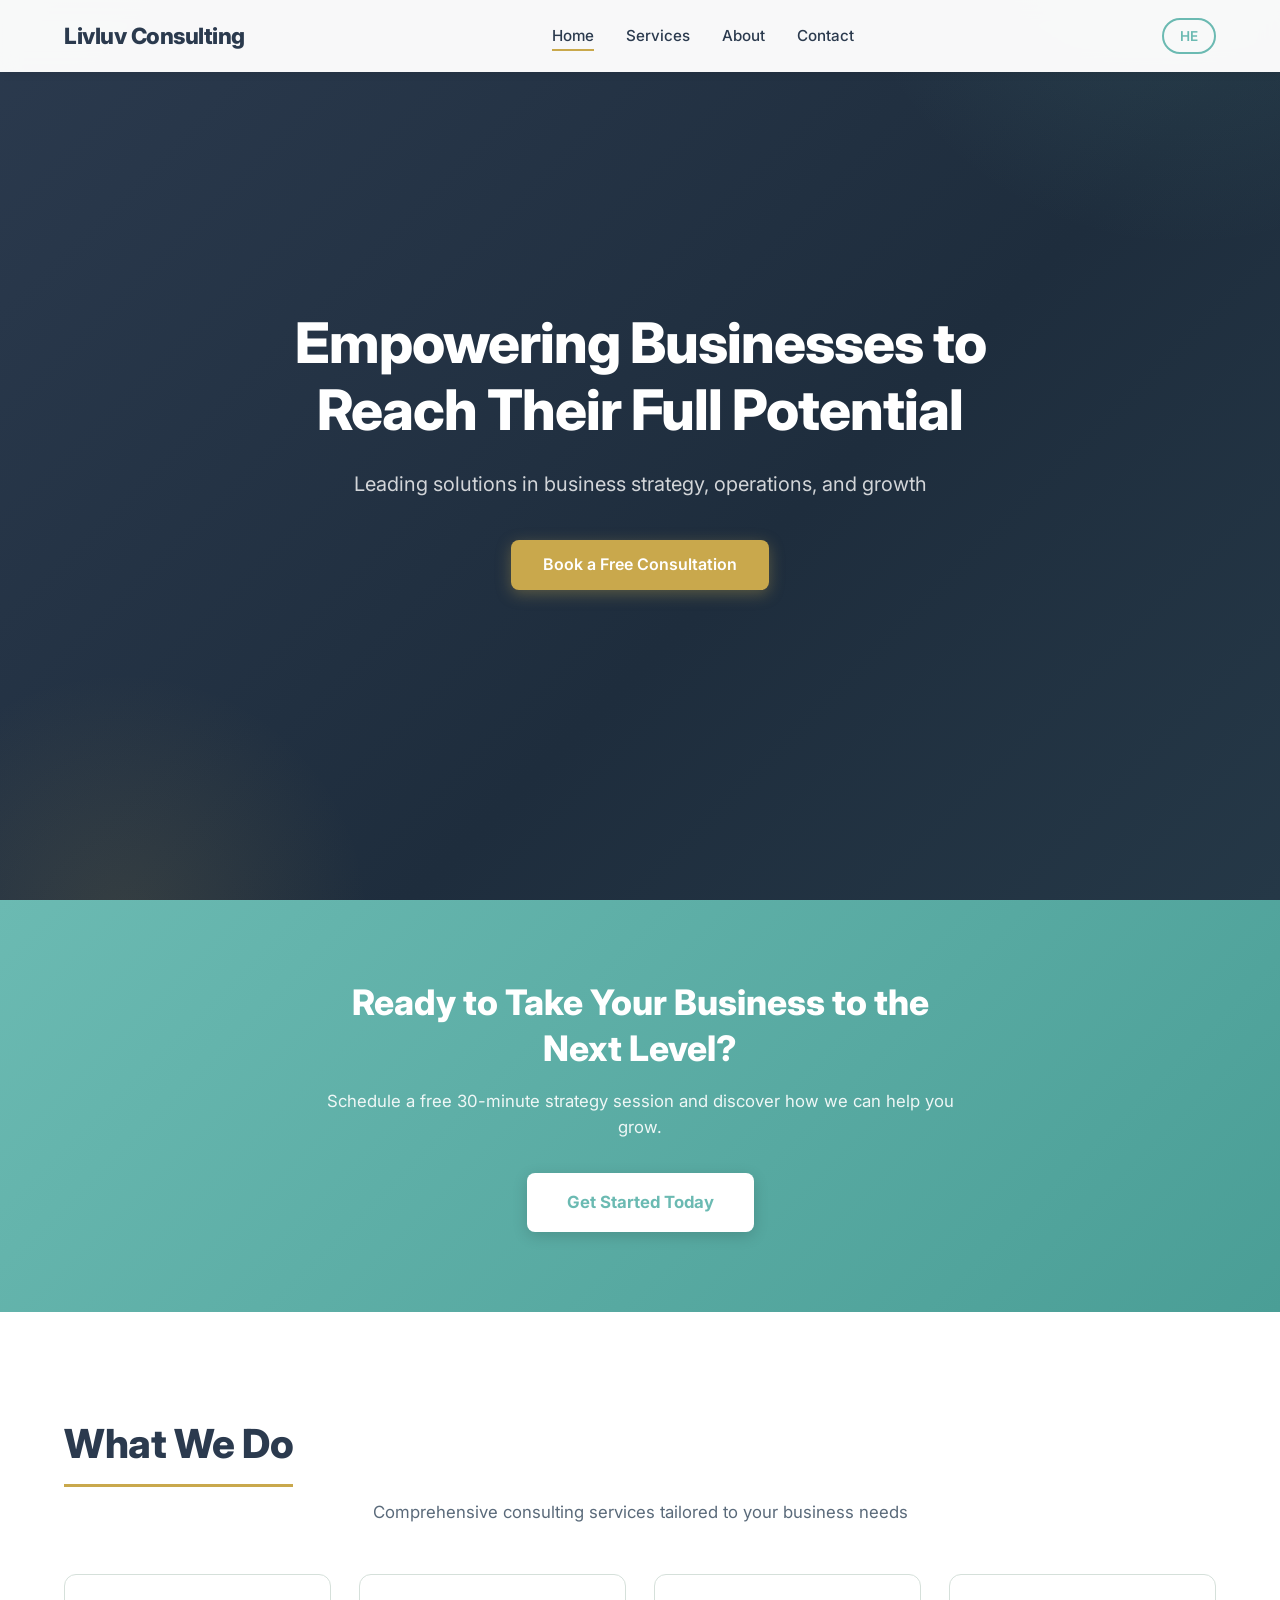
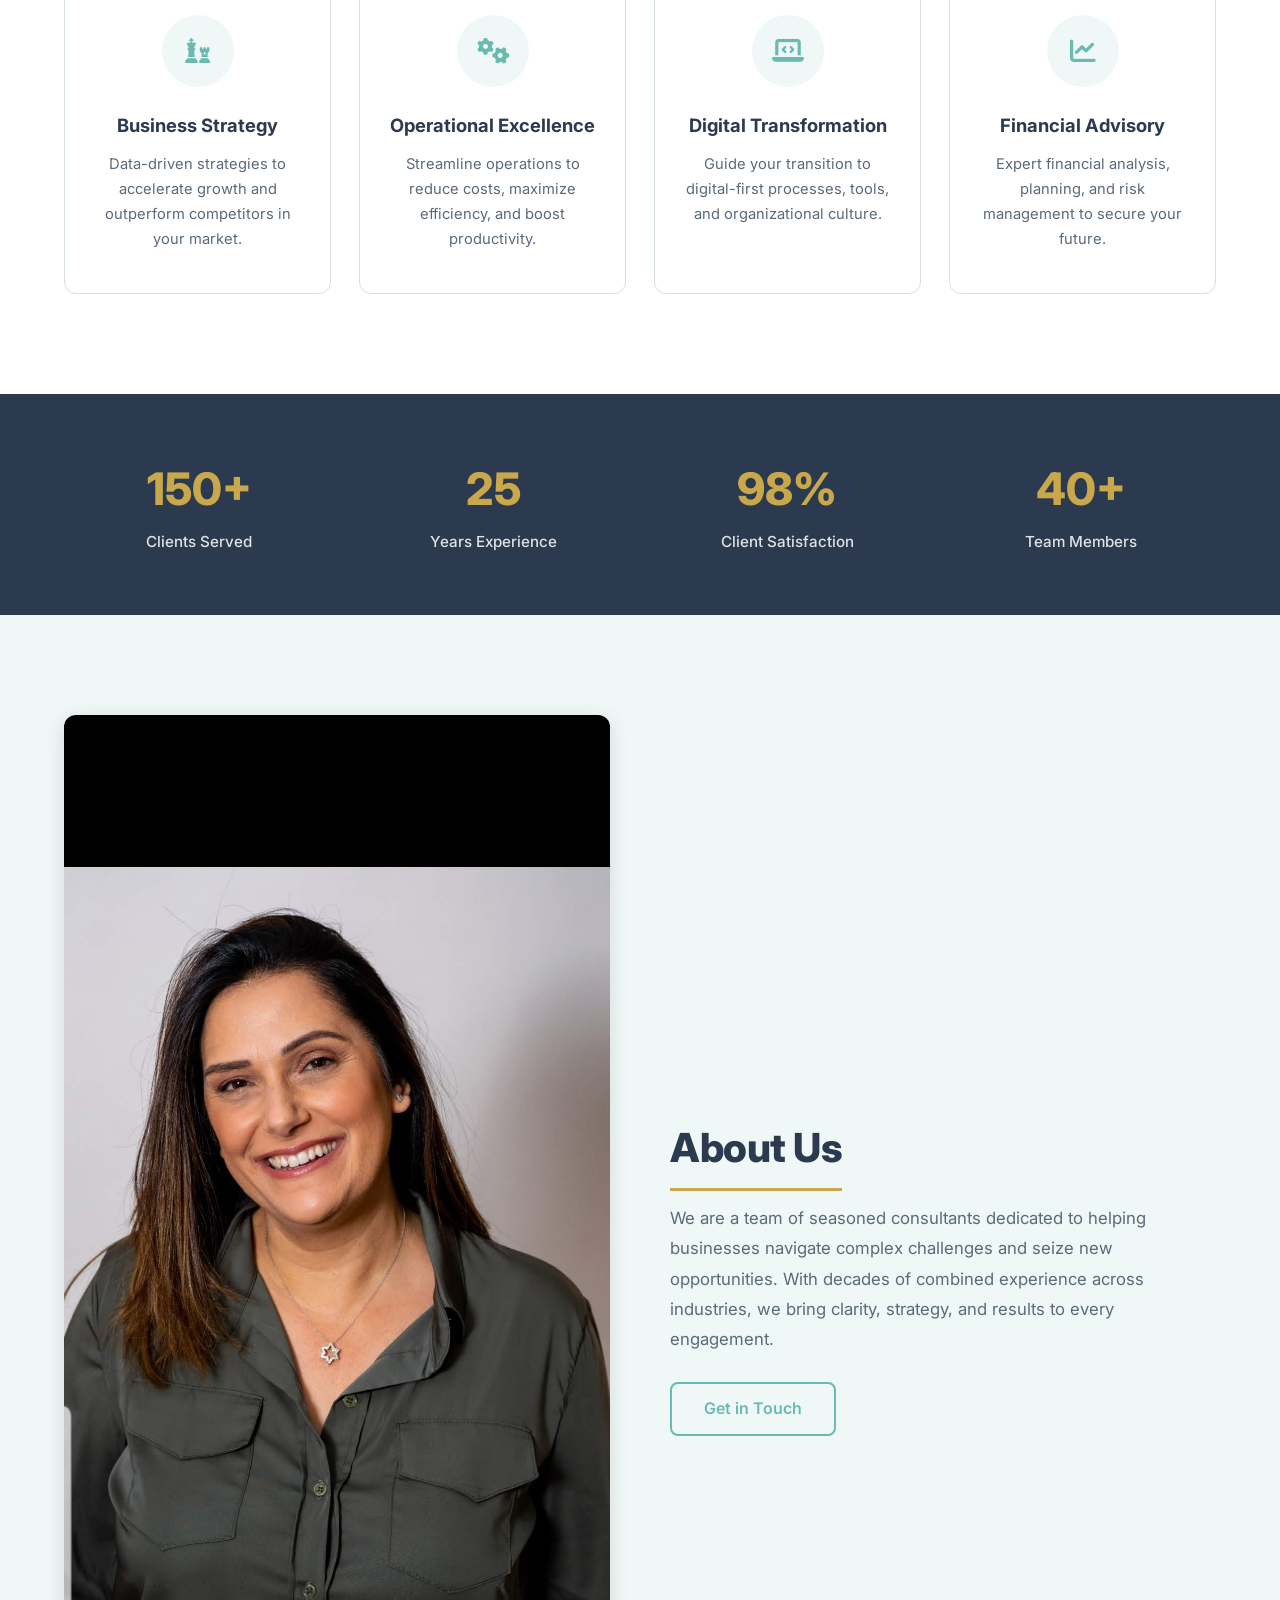
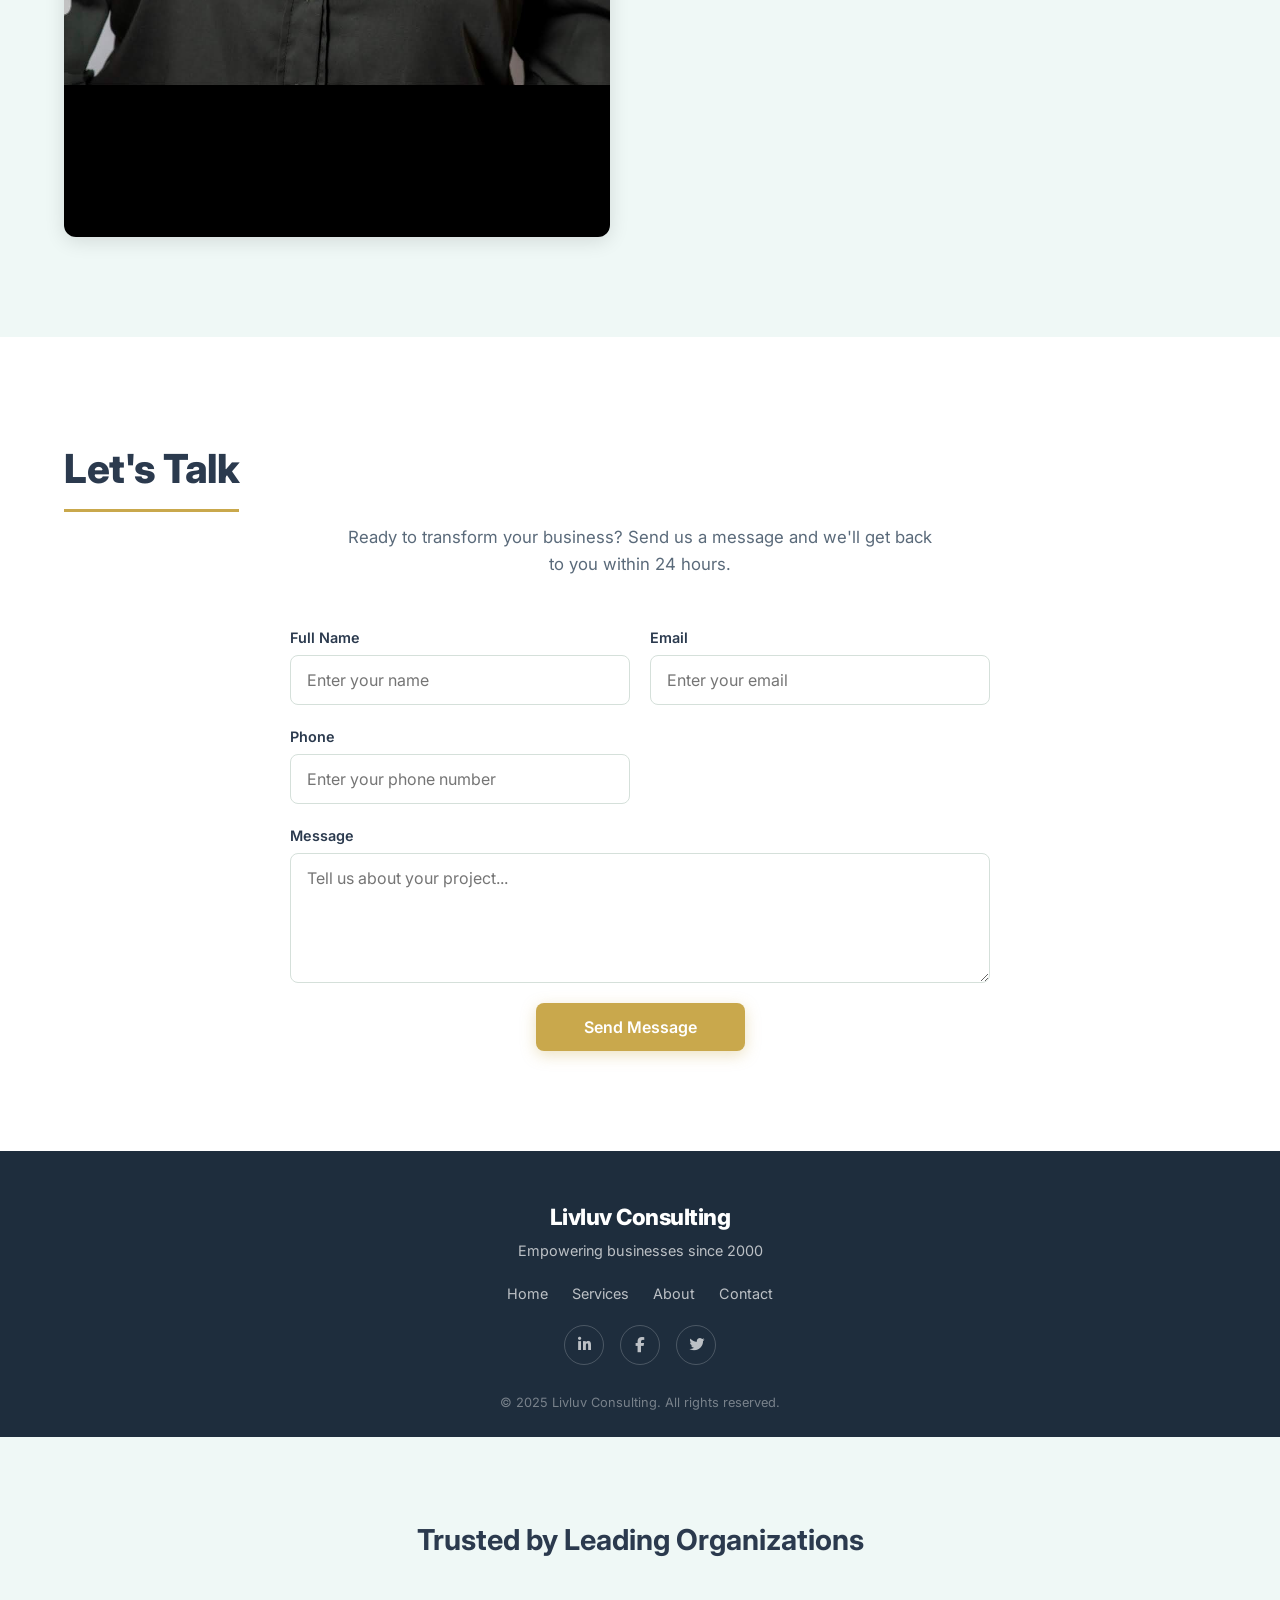
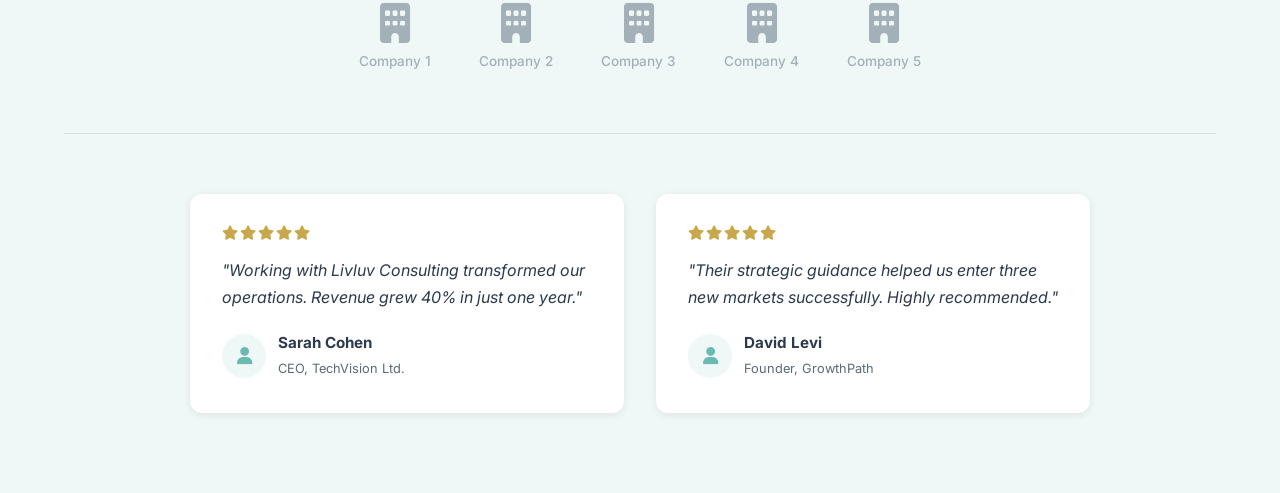
<file: index.html>
<!DOCTYPE html>
<html lang="en" dir="ltr">
<head>
    <meta charset="UTF-8">
    <meta name="viewport" content="width=device-width, initial-scale=1.0">
    <title>Livluv Consulting — Business & Strategy Consulting</title>
    <meta name="description" content="Empowering businesses to reach their full potential through expert strategy, operations, and digital transformation consulting.">

    <!-- Fonts -->
    <link rel="preconnect" href="https://fonts.googleapis.com">
    <link rel="preconnect" href="https://fonts.gstatic.com" crossorigin>
    <link href="https://fonts.googleapis.com/css2?family=Inter:wght@400;500;600;700;800&family=Heebo:wght@400;500;600;700;800&display=swap" rel="stylesheet">

    <!-- Font Awesome Icons -->
    <link rel="stylesheet" href="https://cdnjs.cloudflare.com/ajax/libs/font-awesome/6.5.1/css/all.min.css">

    <!-- Stylesheet -->
    <link rel="stylesheet" href="css/style.css">
</head>
<body>

    <!-- ========== NAVBAR ========== -->
    <nav class="navbar" id="navbar">
        <div class="container navbar__inner">
            <a href="#" class="navbar__logo">
                <span class="logo-text" data-en="Livluv Consulting" data-he="ליבלוב ייעוץ ארגוני">Livluv Consulting</span>
            </a>

            <button class="navbar__toggle" id="navToggle" aria-label="Toggle menu">
                <i class="fas fa-bars"></i>
            </button>

            <ul class="navbar__menu" id="navMenu">
                <li><a href="#hero" class="navbar__link active" data-en="Home" data-he="בית">Home</a></li>
                <li><a href="services.html" class="navbar__link" data-en="Services" data-he="שירותים">Services</a></li>
                <li><a href="about.html" class="navbar__link" data-en="About" data-he="אודות">About</a></li>
                <li><a href="contact.html" class="navbar__link" data-en="Contact" data-he="צור קשר">Contact</a></li>
            </ul>

            <button class="lang-toggle" id="langToggle" aria-label="Switch language">
                <span class="lang-toggle__label">HE</span>
            </button>
        </div>
    </nav>

    <!-- ========== HERO SECTION ========== -->
    <section class="hero" id="hero">
        <div class="hero__overlay"></div>
        <div class="container hero__content">
            <h1 class="hero__title" data-en="Empowering Businesses to Reach Their Full Potential" data-he="מעצימים עסקים להגיע למלוא הפוטנציאל">
                Empowering Businesses to Reach Their Full Potential
            </h1>
            <p class="hero__subtitle" data-en="Leading solutions in business strategy, operations, and growth" data-he="פתרונות מובילים באסטרטגיה עסקית, תפעול וצמיחה">
                Leading solutions in business strategy, operations, and growth
            </p>
            <a href="contact.html" class="btn btn--primary hero__cta" data-en="Book a Free Consultation" data-he="קבעו ייעוץ חינם">
                Book a Free Consultation
            </a>
        </div>
    </section>

    <!-- ========== CTA BANNER ========== -->
    <section class="cta-banner">
        <div class="container cta-banner__inner">
            <h2 class="cta-banner__title" data-en="Ready to Take Your Business to the Next Level?" data-he="מוכנים לקחת את העסק שלכם לשלב הבא?">
                Ready to Take Your Business to the Next Level?
            </h2>
            <p class="cta-banner__text" data-en="Schedule a free 30-minute strategy session and discover how we can help you grow." data-he="קבעו פגישת אסטרטגיה חינמית של 30 דקות וגלו איך נוכל לעזור לכם לצמוח.">
                Schedule a free 30-minute strategy session and discover how we can help you grow.
            </p>
            <a href="contact.html" class="btn btn--cta" data-en="Get Started Today" data-he="התחילו היום">
                Get Started Today
            </a>
        </div>
    </section>

    <!-- ========== SERVICES SECTION ========== -->
    <section class="services" id="services">
        <div class="container">
            <h2 class="section__title" data-en="What We Do" data-he="מה אנחנו עושים">What We Do</h2>
            <p class="section__subtitle" data-en="Comprehensive consulting services tailored to your business needs" data-he="שירותי ייעוץ מקיפים המותאמים לצרכי העסק שלך">
                Comprehensive consulting services tailored to your business needs
            </p>

            <div class="services__grid">
                <!-- Service 1 -->
                <div class="service-card">
                    <div class="service-card__icon">
                        <i class="fas fa-chess"></i>
                    </div>
                    <h3 class="service-card__title" data-en="Business Strategy" data-he="אסטרטגיה עסקית">Business Strategy</h3>
                    <p class="service-card__desc" data-en="Data-driven strategies to accelerate growth and outperform competitors in your market." data-he="אסטרטגיות מבוססות נתונים להאצת צמיחה והתעלות על המתחרים בשוק שלך.">
                        Data-driven strategies to accelerate growth and outperform competitors in your market.
                    </p>
                </div>

                <!-- Service 2 -->
                <div class="service-card">
                    <div class="service-card__icon">
                        <i class="fas fa-cogs"></i>
                    </div>
                    <h3 class="service-card__title" data-en="Operational Excellence" data-he="מצוינות תפעולית">Operational Excellence</h3>
                    <p class="service-card__desc" data-en="Streamline operations to reduce costs, maximize efficiency, and boost productivity." data-he="ייעול תפעול לצמצום עלויות, מיקסום יעילות והגברת פרודוקטיביות.">
                        Streamline operations to reduce costs, maximize efficiency, and boost productivity.
                    </p>
                </div>

                <!-- Service 3 -->
                <div class="service-card">
                    <div class="service-card__icon">
                        <i class="fas fa-laptop-code"></i>
                    </div>
                    <h3 class="service-card__title" data-en="Digital Transformation" data-he="טרנספורמציה דיגיטלית">Digital Transformation</h3>
                    <p class="service-card__desc" data-en="Guide your transition to digital-first processes, tools, and organizational culture." data-he="הובלת המעבר שלך לתהליכים, כלים ותרבות ארגונית דיגיטלית.">
                        Guide your transition to digital-first processes, tools, and organizational culture.
                    </p>
                </div>

                <!-- Service 4 -->
                <div class="service-card">
                    <div class="service-card__icon">
                        <i class="fas fa-chart-line"></i>
                    </div>
                    <h3 class="service-card__title" data-en="Financial Advisory" data-he="ייעוץ פיננסי">Financial Advisory</h3>
                    <p class="service-card__desc" data-en="Expert financial analysis, planning, and risk management to secure your future." data-he="ניתוח פיננסי מומחה, תכנון וניהול סיכונים להבטחת העתיד שלך.">
                        Expert financial analysis, planning, and risk management to secure your future.
                    </p>
                </div>
            </div>
        </div>
    </section>

    <!-- ========== STATS BAR ========== -->
    <section class="stats">
        <div class="container stats__grid">
            <div class="stat">
                <span class="stat__number">150+</span>
                <span class="stat__label" data-en="Clients Served" data-he="לקוחות שירתנו">Clients Served</span>
            </div>
            <div class="stat">
                <span class="stat__number">25</span>
                <span class="stat__label" data-en="Years Experience" data-he="שנות ניסיון">Years Experience</span>
            </div>
            <div class="stat">
                <span class="stat__number">98%</span>
                <span class="stat__label" data-en="Client Satisfaction" data-he="שביעות רצון לקוחות">Client Satisfaction</span>
            </div>
            <div class="stat">
                <span class="stat__number">40+</span>
                <span class="stat__label" data-en="Team Members" data-he="חברי צוות">Team Members</span>
            </div>
        </div>
    </section>

    <!-- ========== ABOUT SECTION ========== -->
    <section class="about" id="about">
        <div class="container about__inner">
            <div class="about__image">
                <img src="images/profile.jpg" alt="Livluv Consulting founder" class="about__photo">
            </div>
            <div class="about__content">
                <h2 class="section__title section__title--left" data-en="About Us" data-he="אודותינו">About Us</h2>
                <p class="about__text" data-en="We are a team of seasoned consultants dedicated to helping businesses navigate complex challenges and seize new opportunities. With decades of combined experience across industries, we bring clarity, strategy, and results to every engagement." data-he="אנחנו צוות של יועצים מנוסים המחויבים לעזור לעסקים לנווט באתגרים מורכבים ולנצל הזדמנויות חדשות. עם עשרות שנות ניסיון משולב בתעשיות שונות, אנו מביאים בהירות, אסטרטגיה ותוצאות לכל פרויקט.">
                    We are a team of seasoned consultants dedicated to helping businesses navigate complex challenges and seize new opportunities. With decades of combined experience across industries, we bring clarity, strategy, and results to every engagement.
                </p>
                <a href="contact.html" class="btn btn--outline" data-en="Get in Touch" data-he="צרו קשר">Get in Touch</a>
            </div>
        </div>
    </section>

    <!-- ========== CONTACT SECTION ========== -->
    <section class="contact" id="contact">
        <div class="container">
            <h2 class="section__title" data-en="Let's Talk" data-he="בואו נדבר">Let's Talk</h2>
            <p class="section__subtitle" data-en="Ready to transform your business? Send us a message and we'll get back to you within 24 hours." data-he="מוכנים לשנות את העסק שלכם? שלחו לנו הודעה ונחזור אליכם תוך 24 שעות.">
                Ready to transform your business? Send us a message and we'll get back to you within 24 hours.
            </p>

            <form class="contact__form" id="contactForm" action="https://formspree.io/f/xgopaqqo" method="POST">
                <div class="form-group">
                    <label for="name" data-en="Full Name" data-he="שם מלא">Full Name</label>
                    <input type="text" id="name" name="name" required
                        data-placeholder-en="Enter your name"
                        data-placeholder-he="הזינו את שמכם"
                        placeholder="Enter your name">
                </div>
                <div class="form-group">
                    <label for="email" data-en="Email" data-he="אימייל">Email</label>
                    <input type="email" id="email" name="email" required
                        data-placeholder-en="Enter your email"
                        data-placeholder-he="הזינו את האימייל שלכם"
                        placeholder="Enter your email">
                </div>
                <div class="form-group">
                    <label for="phone" data-en="Phone" data-he="טלפון">Phone</label>
                    <input type="tel" id="phone" name="phone"
                        data-placeholder-en="Enter your phone number"
                        data-placeholder-he="הזינו את מספר הטלפון שלכם"
                        placeholder="Enter your phone number">
                </div>
                <div class="form-group form-group--full">
                    <label for="message" data-en="Message" data-he="הודעה">Message</label>
                    <textarea id="message" name="message" rows="5" required
                        data-placeholder-en="Tell us about your project..."
                        data-placeholder-he="ספרו לנו על הפרויקט שלכם..."
                        placeholder="Tell us about your project..."></textarea>
                </div>
                <button type="submit" class="btn btn--primary form__submit" data-en="Send Message" data-he="שלחו הודעה">
                    Send Message
                </button>
            </form>
        </div>
    </section>

    <!-- ========== FOOTER ========== -->
    <footer class="footer">
        <div class="container footer__inner">
            <div class="footer__brand">
                <span class="logo-text" data-en="Livluv Consulting" data-he="ליבלוב ייעוץ ארגוני">Livluv Consulting</span>
                <p class="footer__tagline" data-en="Empowering businesses since 2000" data-he="מעצימים עסקים מאז 2000">Empowering businesses since 2000</p>
            </div>
            <div class="footer__links">
                <a href="#hero" data-en="Home" data-he="בית">Home</a>
                <a href="services.html" data-en="Services" data-he="שירותים">Services</a>
                <a href="about.html" data-en="About" data-he="אודות">About</a>
                <a href="contact.html" data-en="Contact" data-he="צור קשר">Contact</a>
            </div>
            <div class="footer__social">
                <a href="#" aria-label="LinkedIn"><i class="fab fa-linkedin-in"></i></a>
                <a href="#" aria-label="Facebook"><i class="fab fa-facebook-f"></i></a>
                <a href="#" aria-label="Twitter"><i class="fab fa-twitter"></i></a>
            </div>
            <p class="footer__copy">&copy; 2025 Livluv Consulting. <span data-en="All rights reserved." data-he="כל הזכויות שמורות.">All rights reserved.</span></p>
        </div>
    </footer>

    <!-- ========== SOCIAL PROOF ========== -->
    <section class="social-proof">
        <div class="container">
            <h2 class="social-proof__title" data-en="Trusted by Leading Organizations" data-he="זוכים לאמון של ארגונים מובילים">
                Trusted by Leading Organizations
            </h2>
            <div class="social-proof__logos">
                <div class="proof-logo">
                    <i class="fas fa-building"></i>
                    <span>Company 1</span>
                </div>
                <div class="proof-logo">
                    <i class="fas fa-building"></i>
                    <span>Company 2</span>
                </div>
                <div class="proof-logo">
                    <i class="fas fa-building"></i>
                    <span>Company 3</span>
                </div>
                <div class="proof-logo">
                    <i class="fas fa-building"></i>
                    <span>Company 4</span>
                </div>
                <div class="proof-logo">
                    <i class="fas fa-building"></i>
                    <span>Company 5</span>
                </div>
            </div>
            <div class="social-proof__testimonials">
                <div class="testimonial">
                    <div class="testimonial__stars">
                        <i class="fas fa-star"></i><i class="fas fa-star"></i><i class="fas fa-star"></i><i class="fas fa-star"></i><i class="fas fa-star"></i>
                    </div>
                    <p class="testimonial__text" data-en="&quot;Working with Livluv Consulting transformed our operations. Revenue grew 40% in just one year.&quot;" data-he="&quot;העבודה עם ליבלוב ייעוץ ארגוני שינתה את התפעול שלנו. ההכנסות גדלו ב-40% בשנה אחת בלבד.&quot;">
                        "Working with Livluv Consulting transformed our operations. Revenue grew 40% in just one year."
                    </p>
                    <div class="testimonial__author">
                        <div class="testimonial__avatar"><i class="fas fa-user"></i></div>
                        <div>
                            <strong class="testimonial__name" data-en="Sarah Cohen" data-he="שרה כהן">Sarah Cohen</strong>
                            <span class="testimonial__role" data-en="CEO, TechVision Ltd." data-he='מנכ"לית, טקוויז׳ן בע"מ'>CEO, TechVision Ltd.</span>
                        </div>
                    </div>
                </div>
                <div class="testimonial">
                    <div class="testimonial__stars">
                        <i class="fas fa-star"></i><i class="fas fa-star"></i><i class="fas fa-star"></i><i class="fas fa-star"></i><i class="fas fa-star"></i>
                    </div>
                    <p class="testimonial__text" data-en="&quot;Their strategic guidance helped us enter three new markets successfully. Highly recommended.&quot;" data-he="&quot;ההכוונה האסטרטגית שלהם עזרה לנו להיכנס בהצלחה לשלושה שווקים חדשים. ממליצים בחום.&quot;">
                        "Their strategic guidance helped us enter three new markets successfully. Highly recommended."
                    </p>
                    <div class="testimonial__author">
                        <div class="testimonial__avatar"><i class="fas fa-user"></i></div>
                        <div>
                            <strong class="testimonial__name" data-en="David Levi" data-he="דוד לוי">David Levi</strong>
                            <span class="testimonial__role" data-en="Founder, GrowthPath" data-he="מייסד, גרותפאת׳">Founder, GrowthPath</span>
                        </div>
                    </div>
                </div>
            </div>
        </div>
    </section>

    <!-- JavaScript -->
    <script src="js/main.js"></script>
</body>
</html>
</file>
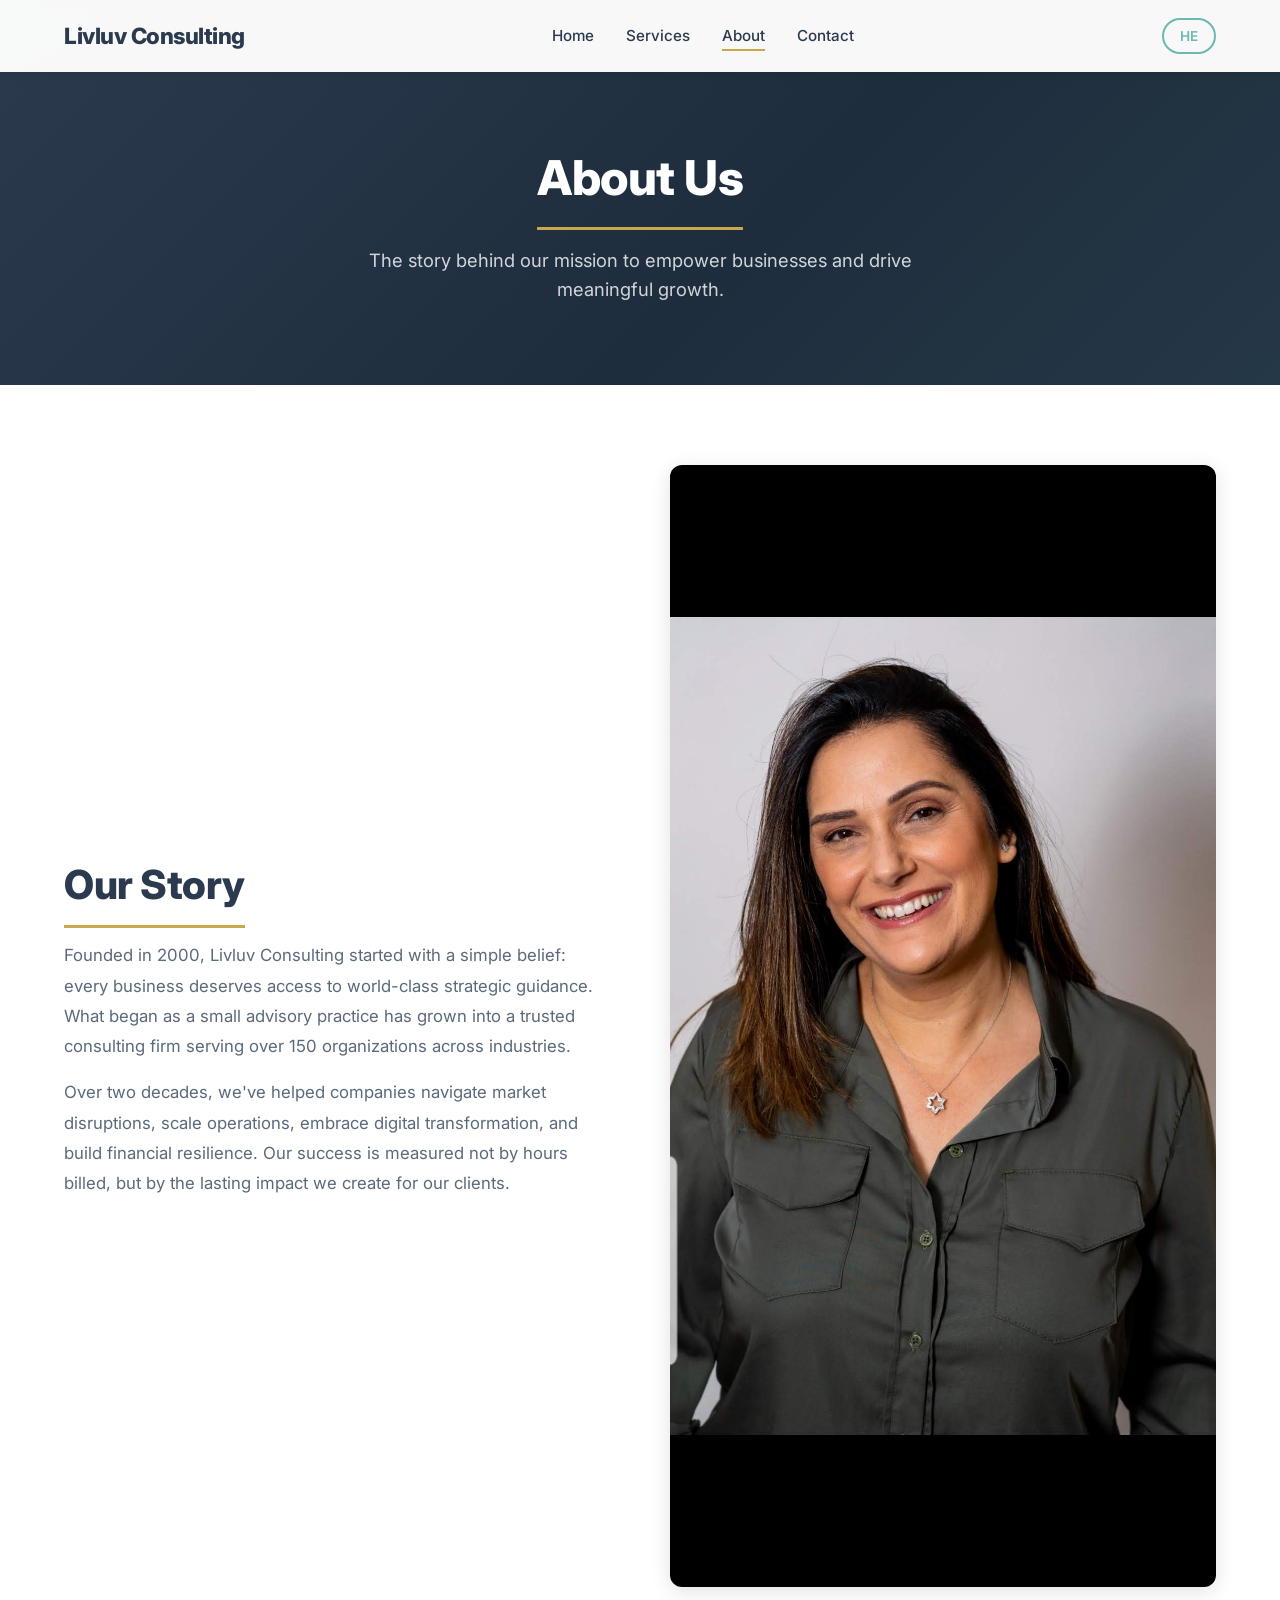
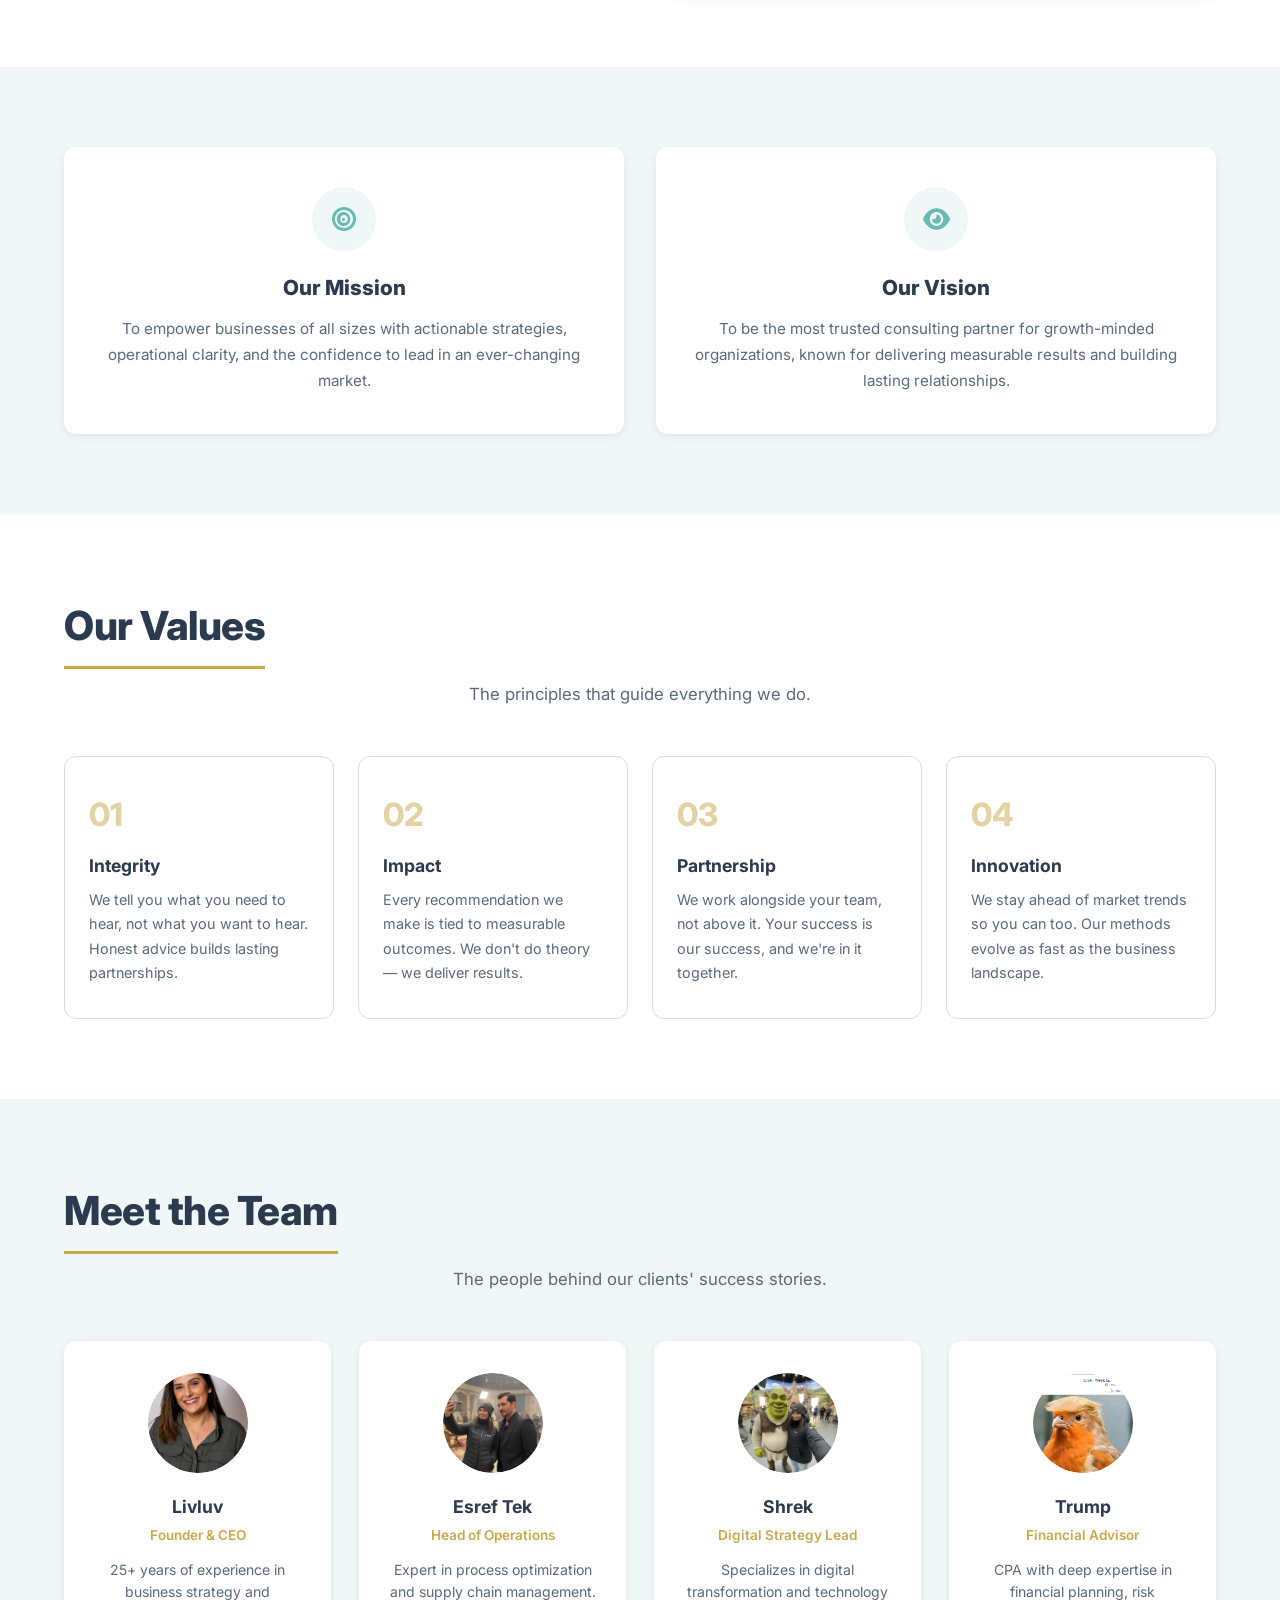
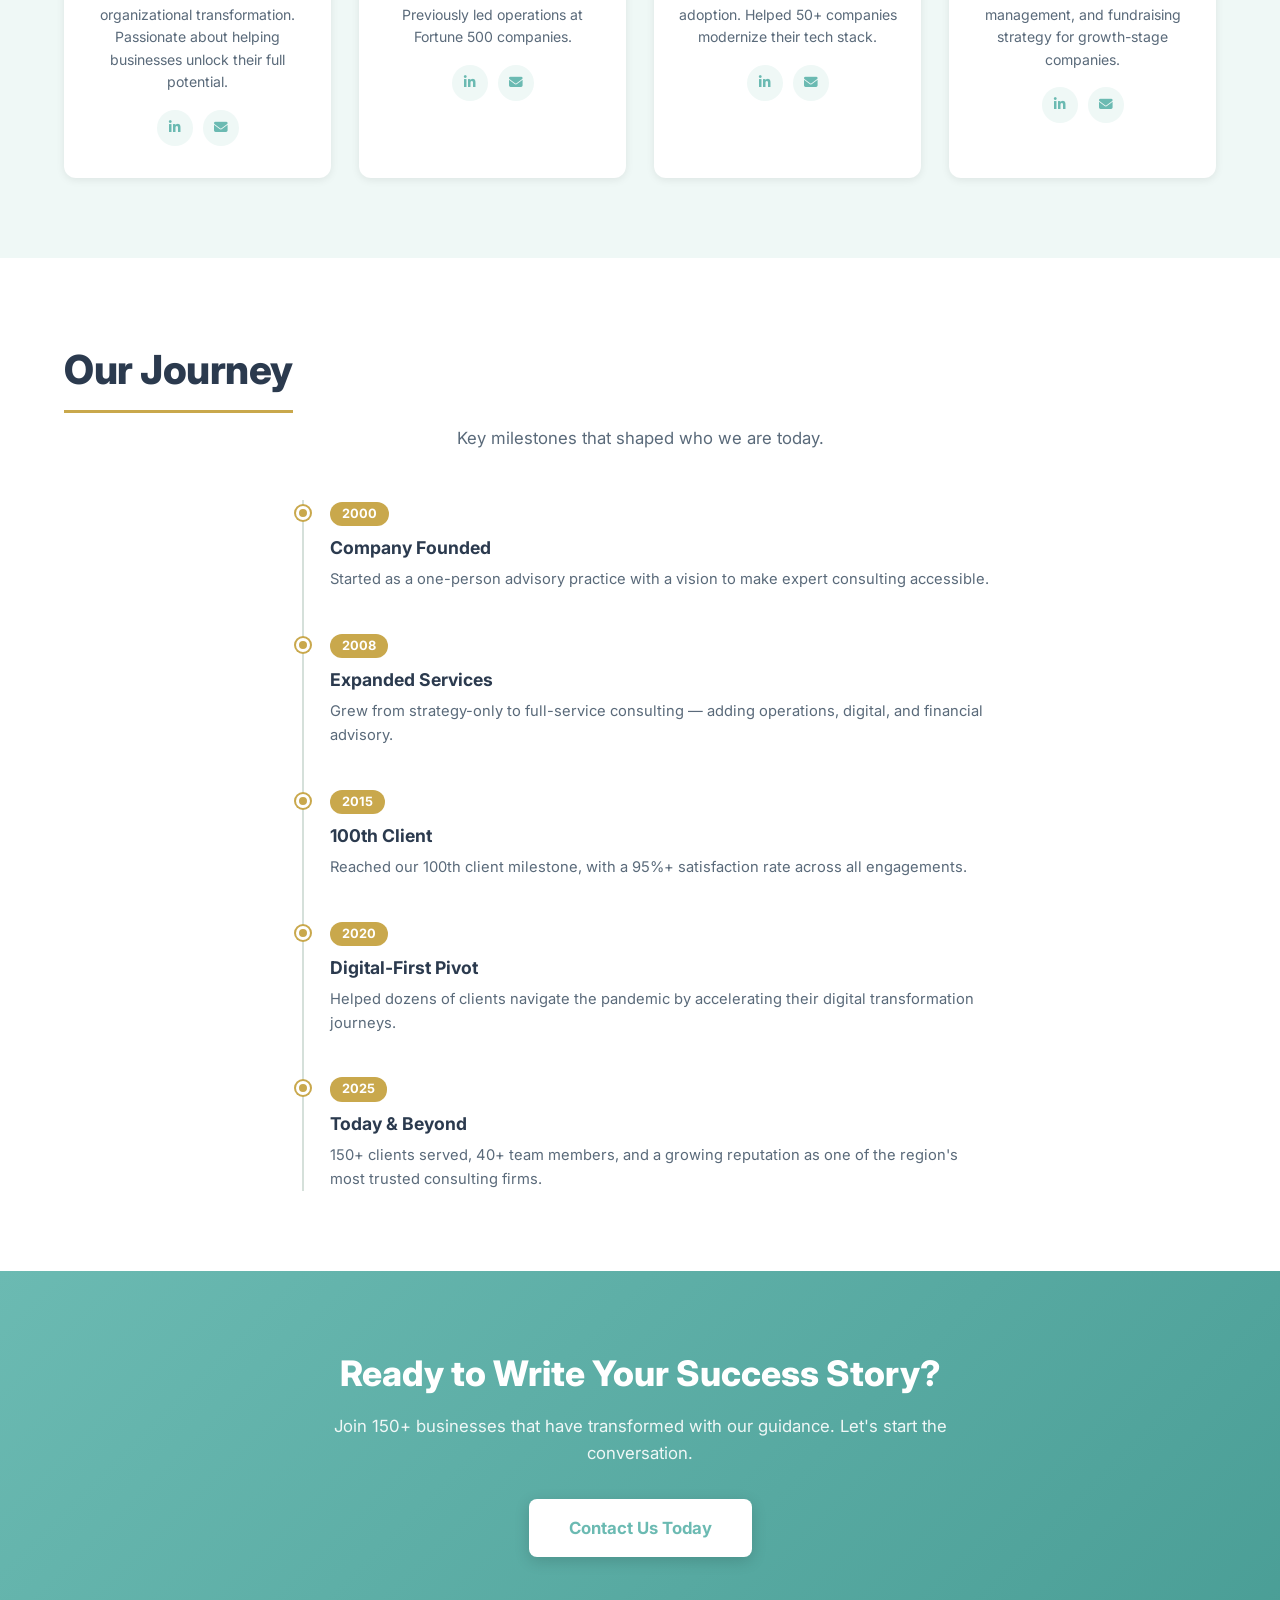
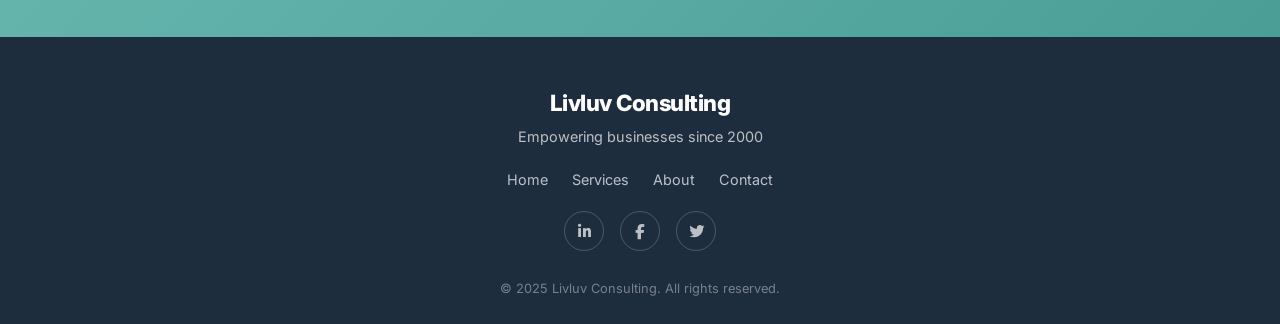
<file: about.html>
<!DOCTYPE html>
<html lang="en" dir="ltr">
<head>
    <meta charset="UTF-8">
    <meta name="viewport" content="width=device-width, initial-scale=1.0">
    <title>About — Livluv Consulting</title>
    <meta name="description" content="Learn about Livluv Consulting — our story, mission, values, and the team behind our success.">

    <!-- Fonts -->
    <link rel="preconnect" href="https://fonts.googleapis.com">
    <link rel="preconnect" href="https://fonts.gstatic.com" crossorigin>
    <link href="https://fonts.googleapis.com/css2?family=Inter:wght@400;500;600;700;800&family=Heebo:wght@400;500;600;700;800&display=swap" rel="stylesheet">

    <!-- Font Awesome Icons -->
    <link rel="stylesheet" href="https://cdnjs.cloudflare.com/ajax/libs/font-awesome/6.5.1/css/all.min.css">

    <!-- Stylesheet -->
    <link rel="stylesheet" href="css/style.css">
</head>
<body>

    <!-- ========== NAVBAR ========== -->
    <nav class="navbar" id="navbar">
        <div class="container navbar__inner">
            <a href="index.html" class="navbar__logo">
                <span class="logo-text" data-en="Livluv Consulting" data-he="ליבלוב ייעוץ ארגוני">Livluv Consulting</span>
            </a>

            <button class="navbar__toggle" id="navToggle" aria-label="Toggle menu">
                <i class="fas fa-bars"></i>
            </button>

            <ul class="navbar__menu" id="navMenu">
                <li><a href="index.html" class="navbar__link" data-en="Home" data-he="בית">Home</a></li>
                <li><a href="services.html" class="navbar__link" data-en="Services" data-he="שירותים">Services</a></li>
                <li><a href="about.html" class="navbar__link active" data-en="About" data-he="אודות">About</a></li>
                <li><a href="contact.html" class="navbar__link" data-en="Contact" data-he="צור קשר">Contact</a></li>
            </ul>

            <button class="lang-toggle" id="langToggle" aria-label="Switch language">
                <span class="lang-toggle__label">HE</span>
            </button>
        </div>
    </nav>

    <!-- ========== PAGE HERO ========== -->
    <section class="page-hero">
        <div class="container page-hero__content">
            <h1 class="page-hero__title" data-en="About Us" data-he="אודותינו">About Us</h1>
            <p class="page-hero__subtitle" data-en="The story behind our mission to empower businesses and drive meaningful growth." data-he="הסיפור מאחורי המשימה שלנו להעצים עסקים ולהניע צמיחה משמעותית.">
                The story behind our mission to empower businesses and drive meaningful growth.
            </p>
        </div>
    </section>

    <!-- ========== OUR STORY ========== -->
    <section class="our-story">
        <div class="container our-story__inner">
            <div class="our-story__content">
                <h2 class="section__title section__title--left" data-en="Our Story" data-he="הסיפור שלנו">Our Story</h2>
                <p class="our-story__text" data-en="Founded in 2000, Livluv Consulting started with a simple belief: every business deserves access to world-class strategic guidance. What began as a small advisory practice has grown into a trusted consulting firm serving over 150 organizations across industries." data-he="ליבלוב ייעוץ ארגוני נוסדה בשנת 2000 מתוך אמונה פשוטה: כל עסק ראוי לגישה להכוונה אסטרטגית ברמה עולמית. מה שהתחיל כפרקטיקת ייעוץ קטנה צמח לחברת ייעוץ מהימנה המשרתת למעלה מ-150 ארגונים בתעשיות שונות.">
                    Founded in 2000, Livluv Consulting started with a simple belief: every business deserves access to world-class strategic guidance. What began as a small advisory practice has grown into a trusted consulting firm serving over 150 organizations across industries.
                </p>
                <p class="our-story__text" data-en="Over two decades, we've helped companies navigate market disruptions, scale operations, embrace digital transformation, and build financial resilience. Our success is measured not by hours billed, but by the lasting impact we create for our clients." data-he="לאורך שני עשורים, עזרנו לחברות לנווט בשיבושי שוק, להרחיב תפעול, לאמץ טרנספורמציה דיגיטלית ולבנות חוסן פיננסי. ההצלחה שלנו נמדדת לא בשעות שחויבו, אלא בהשפעה המתמשכת שאנו יוצרים עבור הלקוחות שלנו.">
                    Over two decades, we've helped companies navigate market disruptions, scale operations, embrace digital transformation, and build financial resilience. Our success is measured not by hours billed, but by the lasting impact we create for our clients.
                </p>
            </div>
            <div class="our-story__image">
                <img src="images/profile.jpg" alt="Livluv Consulting founder" class="about__photo">
            </div>
        </div>
    </section>

    <!-- ========== MISSION & VISION ========== -->
    <section class="mission-vision">
        <div class="container">
            <div class="mission-vision__grid">
                <div class="mv-card">
                    <div class="mv-card__icon">
                        <i class="fas fa-bullseye"></i>
                    </div>
                    <h3 class="mv-card__title" data-en="Our Mission" data-he="המשימה שלנו">Our Mission</h3>
                    <p class="mv-card__text" data-en="To empower businesses of all sizes with actionable strategies, operational clarity, and the confidence to lead in an ever-changing market." data-he="להעצים עסקים בכל הגדלים עם אסטרטגיות מעשיות, בהירות תפעולית והביטחון להוביל בשוק משתנה.">
                        To empower businesses of all sizes with actionable strategies, operational clarity, and the confidence to lead in an ever-changing market.
                    </p>
                </div>
                <div class="mv-card">
                    <div class="mv-card__icon">
                        <i class="fas fa-eye"></i>
                    </div>
                    <h3 class="mv-card__title" data-en="Our Vision" data-he="החזון שלנו">Our Vision</h3>
                    <p class="mv-card__text" data-en="To be the most trusted consulting partner for growth-minded organizations, known for delivering measurable results and building lasting relationships." data-he="להיות שותף הייעוץ המהימן ביותר לארגונים מוכווני צמיחה, הידועים במתן תוצאות מדידות ובבניית קשרים מתמשכים.">
                        To be the most trusted consulting partner for growth-minded organizations, known for delivering measurable results and building lasting relationships.
                    </p>
                </div>
            </div>
        </div>
    </section>

    <!-- ========== OUR VALUES ========== -->
    <section class="values">
        <div class="container">
            <h2 class="section__title" data-en="Our Values" data-he="הערכים שלנו">Our Values</h2>
            <p class="section__subtitle" data-en="The principles that guide everything we do." data-he="העקרונות שמנחים את כל מה שאנחנו עושים.">
                The principles that guide everything we do.
            </p>

            <div class="values__grid">
                <div class="value-card">
                    <div class="value-card__number">01</div>
                    <h3 class="value-card__title" data-en="Integrity" data-he="יושרה">Integrity</h3>
                    <p class="value-card__text" data-en="We tell you what you need to hear, not what you want to hear. Honest advice builds lasting partnerships." data-he="אנחנו אומרים לכם מה שאתם צריכים לשמוע, לא מה שאתם רוצים לשמוע. ייעוץ כנה בונה שותפויות מתמשכות.">
                        We tell you what you need to hear, not what you want to hear. Honest advice builds lasting partnerships.
                    </p>
                </div>
                <div class="value-card">
                    <div class="value-card__number">02</div>
                    <h3 class="value-card__title" data-en="Impact" data-he="השפעה">Impact</h3>
                    <p class="value-card__text" data-en="Every recommendation we make is tied to measurable outcomes. We don't do theory — we deliver results." data-he="כל המלצה שלנו קשורה לתוצאות מדידות. אנחנו לא עוסקים בתיאוריה — אנחנו מספקים תוצאות.">
                        Every recommendation we make is tied to measurable outcomes. We don't do theory — we deliver results.
                    </p>
                </div>
                <div class="value-card">
                    <div class="value-card__number">03</div>
                    <h3 class="value-card__title" data-en="Partnership" data-he="שותפות">Partnership</h3>
                    <p class="value-card__text" data-en="We work alongside your team, not above it. Your success is our success, and we're in it together." data-he="אנחנו עובדים לצד הצוות שלכם, לא מעליו. ההצלחה שלכם היא ההצלחה שלנו, ואנחנו ביחד.">
                        We work alongside your team, not above it. Your success is our success, and we're in it together.
                    </p>
                </div>
                <div class="value-card">
                    <div class="value-card__number">04</div>
                    <h3 class="value-card__title" data-en="Innovation" data-he="חדשנות">Innovation</h3>
                    <p class="value-card__text" data-en="We stay ahead of market trends so you can too. Our methods evolve as fast as the business landscape." data-he="אנחנו נשארים מקדימים את מגמות השוק כדי שגם אתם תוכלו. השיטות שלנו מתפתחות מהר כמו הנוף העסקי.">
                        We stay ahead of market trends so you can too. Our methods evolve as fast as the business landscape.
                    </p>
                </div>
            </div>
        </div>
    </section>

    <!-- ========== TEAM SECTION ========== -->
    <section class="team">
        <div class="container">
            <h2 class="section__title" data-en="Meet the Team" data-he="הכירו את הצוות">Meet the Team</h2>
            <p class="section__subtitle" data-en="The people behind our clients' success stories." data-he="האנשים מאחורי סיפורי ההצלחה של הלקוחות שלנו.">
                The people behind our clients' success stories.
            </p>

            <div class="team__grid">
                <!-- Team Member 1 -->
                <div class="team-card">
                    <div class="team-card__photo">
                        <img src="images/team-livluv.jpg" alt="Livluv">
                    </div>
                    <h3 class="team-card__name" data-en="Livluv" data-he="ליבלוב">Livluv</h3>
                    <span class="team-card__role" data-en="Founder & CEO" data-he='מייסד/ת ומנכ"ל/ית'>Founder & CEO</span>
                    <p class="team-card__bio" data-en="25+ years of experience in business strategy and organizational transformation. Passionate about helping businesses unlock their full potential." data-he="25+ שנות ניסיון באסטרטגיה עסקית וטרנספורמציה ארגונית. נלהב/ת לעזור לעסקים לפתוח את מלוא הפוטנציאל שלהם.">
                        25+ years of experience in business strategy and organizational transformation. Passionate about helping businesses unlock their full potential.
                    </p>
                    <div class="team-card__social">
                        <a href="#" aria-label="LinkedIn"><i class="fab fa-linkedin-in"></i></a>
                        <a href="#" aria-label="Email"><i class="fas fa-envelope"></i></a>
                    </div>
                </div>

                <!-- Team Member 2 -->
                <div class="team-card">
                    <div class="team-card__photo">
                        <img src="images/team-esref.jpg" alt="Esref Tek">
                    </div>
                    <h3 class="team-card__name" data-en="Esref Tek" data-he="אסרף טק">Esref Tek</h3>
                    <span class="team-card__role" data-en="Head of Operations" data-he="ראש תפעול">Head of Operations</span>
                    <p class="team-card__bio" data-en="Expert in process optimization and supply chain management. Previously led operations at Fortune 500 companies." data-he="מומחה/ית באופטימיזציה של תהליכים וניהול שרשרת אספקה. הוביל/ה בעבר תפעול בחברות Fortune 500.">
                        Expert in process optimization and supply chain management. Previously led operations at Fortune 500 companies.
                    </p>
                    <div class="team-card__social">
                        <a href="#" aria-label="LinkedIn"><i class="fab fa-linkedin-in"></i></a>
                        <a href="#" aria-label="Email"><i class="fas fa-envelope"></i></a>
                    </div>
                </div>

                <!-- Team Member 3 -->
                <div class="team-card">
                    <div class="team-card__photo">
                        <img src="images/team-shrek.jpg" alt="Shrek">
                    </div>
                    <h3 class="team-card__name" data-en="Shrek" data-he="שרק">Shrek</h3>
                    <span class="team-card__role" data-en="Digital Strategy Lead" data-he="מוביל/ת אסטרטגיה דיגיטלית">Digital Strategy Lead</span>
                    <p class="team-card__bio" data-en="Specializes in digital transformation and technology adoption. Helped 50+ companies modernize their tech stack." data-he="מתמחה בטרנספורמציה דיגיטלית ואימוץ טכנולוגיה. עזר/ה ליותר מ-50 חברות לחדש את מערך הטכנולוגיה שלהן.">
                        Specializes in digital transformation and technology adoption. Helped 50+ companies modernize their tech stack.
                    </p>
                    <div class="team-card__social">
                        <a href="#" aria-label="LinkedIn"><i class="fab fa-linkedin-in"></i></a>
                        <a href="#" aria-label="Email"><i class="fas fa-envelope"></i></a>
                    </div>
                </div>

                <!-- Team Member 4 -->
                <div class="team-card">
                    <div class="team-card__photo">
                        <img src="images/team-trump.jpg" alt="Trump">
                    </div>
                    <h3 class="team-card__name" data-en="Trump" data-he="טראמפ">Trump</h3>
                    <span class="team-card__role" data-en="Financial Advisor" data-he="יועץ/ת פיננסי/ת">Financial Advisor</span>
                    <p class="team-card__bio" data-en="CPA with deep expertise in financial planning, risk management, and fundraising strategy for growth-stage companies." data-he='רואה חשבון עם מומחיות עמוקה בתכנון פיננסי, ניהול סיכונים ואסטרטגיית גיוס הון לחברות בשלב צמיחה.'>
                        CPA with deep expertise in financial planning, risk management, and fundraising strategy for growth-stage companies.
                    </p>
                    <div class="team-card__social">
                        <a href="#" aria-label="LinkedIn"><i class="fab fa-linkedin-in"></i></a>
                        <a href="#" aria-label="Email"><i class="fas fa-envelope"></i></a>
                    </div>
                </div>
            </div>
        </div>
    </section>

    <!-- ========== TIMELINE / MILESTONES ========== -->
    <section class="timeline">
        <div class="container">
            <h2 class="section__title" data-en="Our Journey" data-he="המסע שלנו">Our Journey</h2>
            <p class="section__subtitle" data-en="Key milestones that shaped who we are today." data-he="אבני דרך מרכזיות שעיצבו את מי שאנחנו היום.">
                Key milestones that shaped who we are today.
            </p>

            <div class="timeline__track">
                <div class="timeline-item">
                    <div class="timeline-item__dot"></div>
                    <div class="timeline-item__content">
                        <span class="timeline-item__year">2000</span>
                        <h3 class="timeline-item__title" data-en="Company Founded" data-he="החברה נוסדה">Company Founded</h3>
                        <p class="timeline-item__text" data-en="Started as a one-person advisory practice with a vision to make expert consulting accessible." data-he="התחלנו כפרקטיקת ייעוץ של אדם אחד עם חזון להפוך ייעוץ מומחה לנגיש.">
                            Started as a one-person advisory practice with a vision to make expert consulting accessible.
                        </p>
                    </div>
                </div>

                <div class="timeline-item">
                    <div class="timeline-item__dot"></div>
                    <div class="timeline-item__content">
                        <span class="timeline-item__year">2008</span>
                        <h3 class="timeline-item__title" data-en="Expanded Services" data-he="הרחבת שירותים">Expanded Services</h3>
                        <p class="timeline-item__text" data-en="Grew from strategy-only to full-service consulting — adding operations, digital, and financial advisory." data-he="צמחנו מאסטרטגיה בלבד לייעוץ מלא — הוספנו תפעול, דיגיטל וייעוץ פיננסי.">
                            Grew from strategy-only to full-service consulting — adding operations, digital, and financial advisory.
                        </p>
                    </div>
                </div>

                <div class="timeline-item">
                    <div class="timeline-item__dot"></div>
                    <div class="timeline-item__content">
                        <span class="timeline-item__year">2015</span>
                        <h3 class="timeline-item__title" data-en="100th Client" data-he="הלקוח ה-100">100th Client</h3>
                        <p class="timeline-item__text" data-en="Reached our 100th client milestone, with a 95%+ satisfaction rate across all engagements." data-he="הגענו לאבן הדרך של 100 לקוחות, עם שיעור שביעות רצון של 95%+ בכל הפרויקטים.">
                            Reached our 100th client milestone, with a 95%+ satisfaction rate across all engagements.
                        </p>
                    </div>
                </div>

                <div class="timeline-item">
                    <div class="timeline-item__dot"></div>
                    <div class="timeline-item__content">
                        <span class="timeline-item__year">2020</span>
                        <h3 class="timeline-item__title" data-en="Digital-First Pivot" data-he="מעבר לדיגיטל">Digital-First Pivot</h3>
                        <p class="timeline-item__text" data-en="Helped dozens of clients navigate the pandemic by accelerating their digital transformation journeys." data-he="עזרנו לעשרות לקוחות לנווט במגפה על ידי האצת מסעות הטרנספורמציה הדיגיטלית שלהם.">
                            Helped dozens of clients navigate the pandemic by accelerating their digital transformation journeys.
                        </p>
                    </div>
                </div>

                <div class="timeline-item">
                    <div class="timeline-item__dot"></div>
                    <div class="timeline-item__content">
                        <span class="timeline-item__year">2025</span>
                        <h3 class="timeline-item__title" data-en="Today & Beyond" data-he="היום והלאה">Today & Beyond</h3>
                        <p class="timeline-item__text" data-en="150+ clients served, 40+ team members, and a growing reputation as one of the region's most trusted consulting firms." data-he="למעלה מ-150 לקוחות, 40+ חברי צוות, ומוניטין הולך וגדל כאחת מחברות הייעוץ המהימנות בישראל.">
                            150+ clients served, 40+ team members, and a growing reputation as one of the region's most trusted consulting firms.
                        </p>
                    </div>
                </div>
            </div>
        </div>
    </section>

    <!-- ========== BOTTOM CTA ========== -->
    <section class="cta-banner">
        <div class="container cta-banner__inner">
            <h2 class="cta-banner__title" data-en="Ready to Write Your Success Story?" data-he="מוכנים לכתוב את סיפור ההצלחה שלכם?">
                Ready to Write Your Success Story?
            </h2>
            <p class="cta-banner__text" data-en="Join 150+ businesses that have transformed with our guidance. Let's start the conversation." data-he="הצטרפו ליותר מ-150 עסקים שעברו טרנספורמציה בהכוונה שלנו. בואו נתחיל את השיחה.">
                Join 150+ businesses that have transformed with our guidance. Let's start the conversation.
            </p>
            <a href="contact.html" class="btn btn--cta" data-en="Contact Us Today" data-he="צרו קשר היום">
                Contact Us Today
            </a>
        </div>
    </section>

    <!-- ========== FOOTER ========== -->
    <footer class="footer">
        <div class="container footer__inner">
            <div class="footer__brand">
                <span class="logo-text" data-en="Livluv Consulting" data-he="ליבלוב ייעוץ ארגוני">Livluv Consulting</span>
                <p class="footer__tagline" data-en="Empowering businesses since 2000" data-he="מעצימים עסקים מאז 2000">Empowering businesses since 2000</p>
            </div>
            <div class="footer__links">
                <a href="index.html" data-en="Home" data-he="בית">Home</a>
                <a href="services.html" data-en="Services" data-he="שירותים">Services</a>
                <a href="about.html" data-en="About" data-he="אודות">About</a>
                <a href="contact.html" data-en="Contact" data-he="צור קשר">Contact</a>
            </div>
            <div class="footer__social">
                <a href="#" aria-label="LinkedIn"><i class="fab fa-linkedin-in"></i></a>
                <a href="#" aria-label="Facebook"><i class="fab fa-facebook-f"></i></a>
                <a href="#" aria-label="Twitter"><i class="fab fa-twitter"></i></a>
            </div>
            <p class="footer__copy">&copy; 2025 Livluv Consulting. <span data-en="All rights reserved." data-he="כל הזכויות שמורות.">All rights reserved.</span></p>
        </div>
    </footer>

    <!-- JavaScript -->
    <script src="js/main.js"></script>
</body>
</html>
</file>
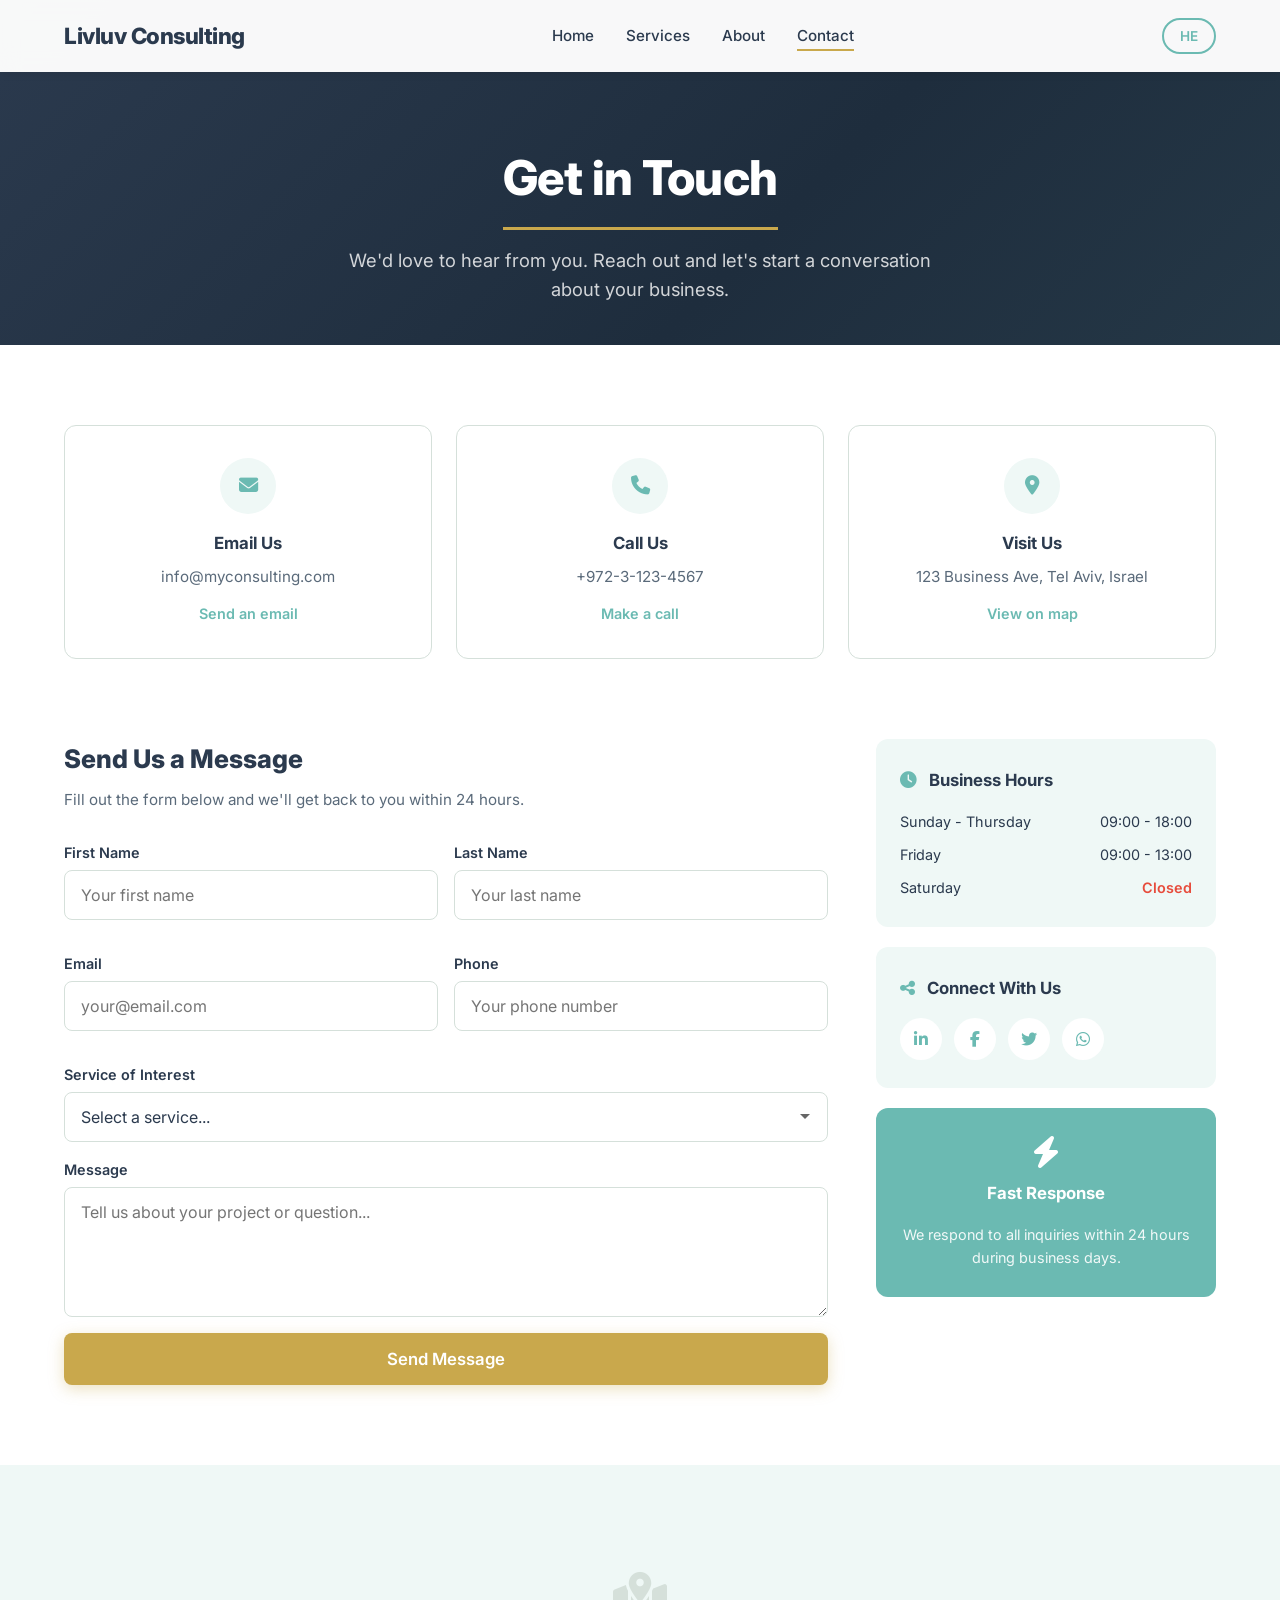
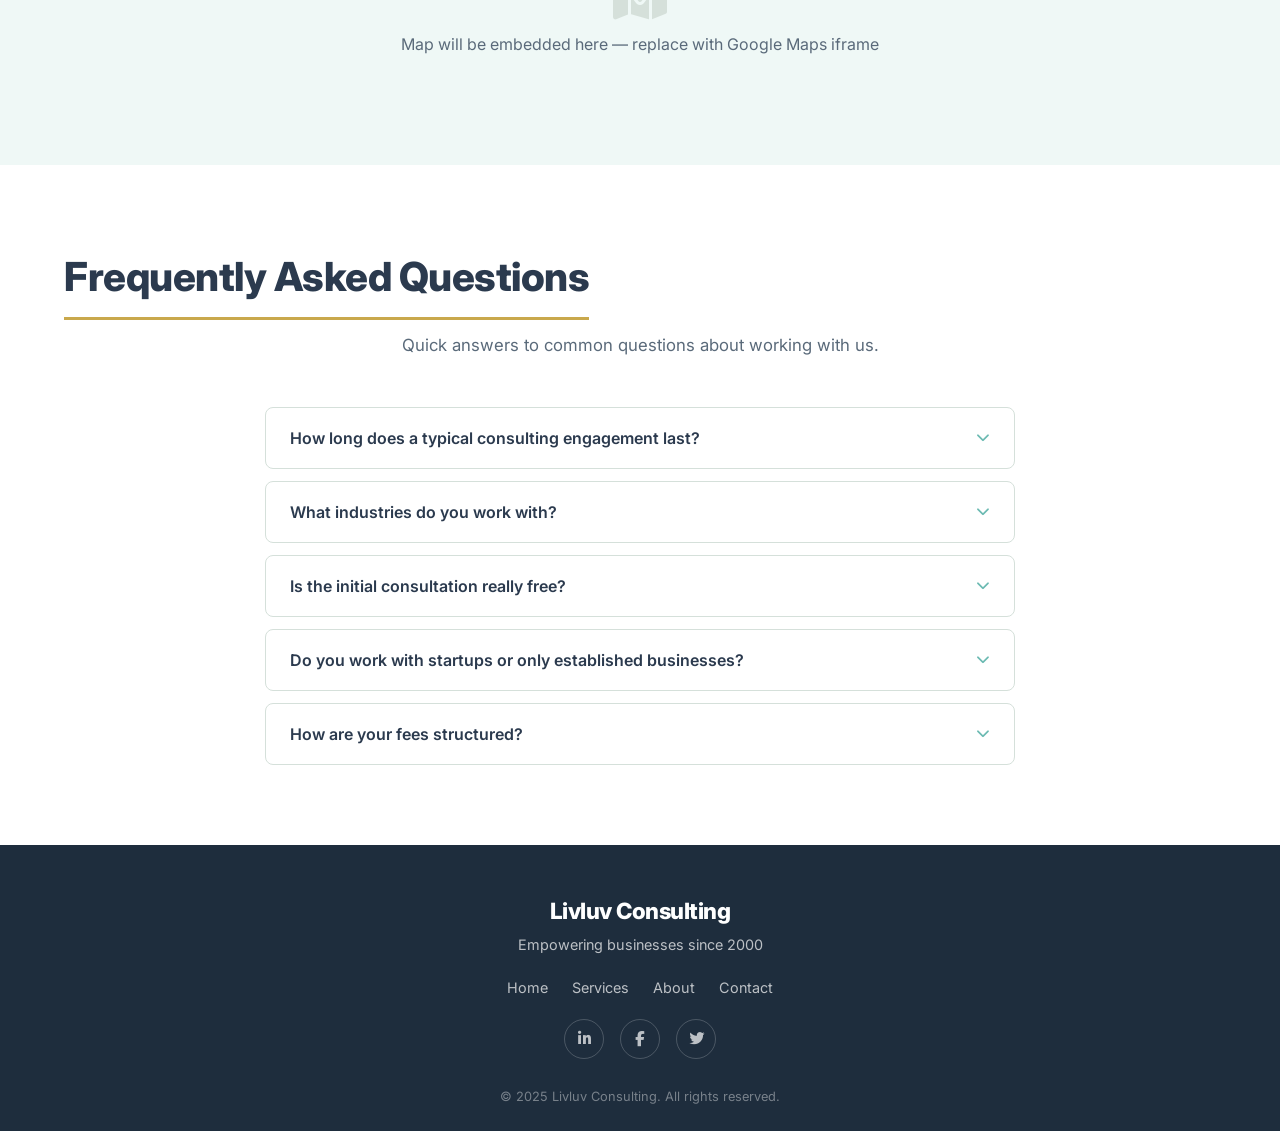
<file: contact.html>
<!DOCTYPE html>
<html lang="en" dir="ltr">
<head>
    <meta charset="UTF-8">
    <meta name="viewport" content="width=device-width, initial-scale=1.0">
    <title>Contact — Livluv Consulting</title>
    <meta name="description" content="Get in touch with Livluv Consulting. Schedule a free consultation or send us a message.">

    <!-- Fonts -->
    <link rel="preconnect" href="https://fonts.googleapis.com">
    <link rel="preconnect" href="https://fonts.gstatic.com" crossorigin>
    <link href="https://fonts.googleapis.com/css2?family=Inter:wght@400;500;600;700;800&family=Heebo:wght@400;500;600;700;800&display=swap" rel="stylesheet">

    <!-- Font Awesome Icons -->
    <link rel="stylesheet" href="https://cdnjs.cloudflare.com/ajax/libs/font-awesome/6.5.1/css/all.min.css">

    <!-- Stylesheet -->
    <link rel="stylesheet" href="css/style.css">
</head>
<body>

    <!-- ========== NAVBAR ========== -->
    <nav class="navbar" id="navbar">
        <div class="container navbar__inner">
            <a href="index.html" class="navbar__logo">
                <span class="logo-text" data-en="Livluv Consulting" data-he="ליבלוב ייעוץ ארגוני">Livluv Consulting</span>
            </a>

            <button class="navbar__toggle" id="navToggle" aria-label="Toggle menu">
                <i class="fas fa-bars"></i>
            </button>

            <ul class="navbar__menu" id="navMenu">
                <li><a href="index.html" class="navbar__link" data-en="Home" data-he="בית">Home</a></li>
                <li><a href="services.html" class="navbar__link" data-en="Services" data-he="שירותים">Services</a></li>
                <li><a href="about.html" class="navbar__link" data-en="About" data-he="אודות">About</a></li>
                <li><a href="contact.html" class="navbar__link active" data-en="Contact" data-he="צור קשר">Contact</a></li>
            </ul>

            <button class="lang-toggle" id="langToggle" aria-label="Switch language">
                <span class="lang-toggle__label">HE</span>
            </button>
        </div>
    </nav>

    <!-- ========== PAGE HERO ========== -->
    <section class="page-hero">
        <div class="container page-hero__content">
            <h1 class="page-hero__title" data-en="Get in Touch" data-he="צרו קשר">Get in Touch</h1>
            <p class="page-hero__subtitle" data-en="We'd love to hear from you. Reach out and let's start a conversation about your business." data-he="נשמח לשמוע מכם. פנו אלינו ונתחיל שיחה על העסק שלכם.">
                We'd love to hear from you. Reach out and let's start a conversation about your business.
            </p>
        </div>
    </section>

    <!-- ========== CONTACT INFO CARDS ========== -->
    <section class="contact-info">
        <div class="container">
            <div class="contact-info__grid">
                <div class="contact-info-card">
                    <div class="contact-info-card__icon">
                        <i class="fas fa-envelope"></i>
                    </div>
                    <h3 class="contact-info-card__title" data-en="Email Us" data-he="שלחו אימייל">Email Us</h3>
                    <p class="contact-info-card__text">info@myconsulting.com</p>
                    <a href="mailto:info@myconsulting.com" class="contact-info-card__link" data-en="Send an email" data-he="שלחו אימייל">Send an email</a>
                </div>
                <div class="contact-info-card">
                    <div class="contact-info-card__icon">
                        <i class="fas fa-phone"></i>
                    </div>
                    <h3 class="contact-info-card__title" data-en="Call Us" data-he="התקשרו אלינו">Call Us</h3>
                    <p class="contact-info-card__text">+972-3-123-4567</p>
                    <a href="tel:+97231234567" class="contact-info-card__link" data-en="Make a call" data-he="בצעו שיחה">Make a call</a>
                </div>
                <div class="contact-info-card">
                    <div class="contact-info-card__icon">
                        <i class="fas fa-map-marker-alt"></i>
                    </div>
                    <h3 class="contact-info-card__title" data-en="Visit Us" data-he="בקרו אותנו">Visit Us</h3>
                    <p class="contact-info-card__text" data-en="123 Business Ave, Tel Aviv, Israel" data-he="שד' העסקים 123, תל אביב, ישראל">123 Business Ave, Tel Aviv, Israel</p>
                    <a href="#map" class="contact-info-card__link" data-en="View on map" data-he="הצגה במפה">View on map</a>
                </div>
            </div>
        </div>
    </section>

    <!-- ========== CONTACT FORM + SIDEBAR ========== -->
    <section class="contact-main">
        <div class="container contact-main__inner">
            <!-- Form -->
            <div class="contact-main__form-wrap">
                <h2 class="contact-main__title" data-en="Send Us a Message" data-he="שלחו לנו הודעה">Send Us a Message</h2>
                <p class="contact-main__subtitle" data-en="Fill out the form below and we'll get back to you within 24 hours." data-he="מלאו את הטופס למטה ונחזור אליכם תוך 24 שעות.">
                    Fill out the form below and we'll get back to you within 24 hours.
                </p>

                <form class="contact-page-form" id="contactForm" action="https://formspree.io/f/xgopaqqo" method="POST">
                    <div class="form-row">
                        <div class="form-group">
                            <label for="firstName" data-en="First Name" data-he="שם פרטי">First Name</label>
                            <input type="text" id="firstName" name="firstName" required
                                data-placeholder-en="Your first name"
                                data-placeholder-he="השם הפרטי שלך"
                                placeholder="Your first name">
                        </div>
                        <div class="form-group">
                            <label for="lastName" data-en="Last Name" data-he="שם משפחה">Last Name</label>
                            <input type="text" id="lastName" name="lastName" required
                                data-placeholder-en="Your last name"
                                data-placeholder-he="שם המשפחה שלך"
                                placeholder="Your last name">
                        </div>
                    </div>
                    <div class="form-row">
                        <div class="form-group">
                            <label for="email" data-en="Email" data-he="אימייל">Email</label>
                            <input type="email" id="email" name="email" required
                                data-placeholder-en="your@email.com"
                                data-placeholder-he="your@email.com"
                                placeholder="your@email.com">
                        </div>
                        <div class="form-group">
                            <label for="phone" data-en="Phone" data-he="טלפון">Phone</label>
                            <input type="tel" id="phone" name="phone"
                                data-placeholder-en="Your phone number"
                                data-placeholder-he="מספר הטלפון שלך"
                                placeholder="Your phone number">
                        </div>
                    </div>
                    <div class="form-group">
                        <label for="service" data-en="Service of Interest" data-he="שירות מבוקש">Service of Interest</label>
                        <select id="service" name="service">
                            <option value="" data-en="Select a service..." data-he="בחרו שירות..." selected>Select a service...</option>
                            <option value="strategy" data-en="Business Strategy" data-he="אסטרטגיה עסקית">Business Strategy</option>
                            <option value="operations" data-en="Operational Excellence" data-he="מצוינות תפעולית">Operational Excellence</option>
                            <option value="digital" data-en="Digital Transformation" data-he="טרנספורמציה דיגיטלית">Digital Transformation</option>
                            <option value="financial" data-en="Financial Advisory" data-he="ייעוץ פיננסי">Financial Advisory</option>
                            <option value="other" data-en="Other" data-he="אחר">Other</option>
                        </select>
                    </div>
                    <div class="form-group">
                        <label for="message" data-en="Message" data-he="הודעה">Message</label>
                        <textarea id="message" name="message" rows="5" required
                            data-placeholder-en="Tell us about your project or question..."
                            data-placeholder-he="ספרו לנו על הפרויקט או השאלה שלכם..."
                            placeholder="Tell us about your project or question..."></textarea>
                    </div>
                    <button type="submit" class="btn btn--primary form__submit--full" data-en="Send Message" data-he="שלחו הודעה">
                        Send Message
                    </button>
                </form>
            </div>

            <!-- Sidebar -->
            <aside class="contact-main__sidebar">
                <!-- Business Hours -->
                <div class="sidebar-card">
                    <h3 class="sidebar-card__title" data-en="Business Hours" data-he="שעות פעילות">
                        <i class="fas fa-clock"></i> Business Hours
                    </h3>
                    <ul class="hours-list">
                        <li>
                            <span data-en="Sunday - Thursday" data-he="ראשון - חמישי">Sunday - Thursday</span>
                            <span>09:00 - 18:00</span>
                        </li>
                        <li>
                            <span data-en="Friday" data-he="שישי">Friday</span>
                            <span>09:00 - 13:00</span>
                        </li>
                        <li class="hours-list__closed">
                            <span data-en="Saturday" data-he="שבת">Saturday</span>
                            <span data-en="Closed" data-he="סגור">Closed</span>
                        </li>
                    </ul>
                </div>

                <!-- Quick Connect -->
                <div class="sidebar-card">
                    <h3 class="sidebar-card__title" data-en="Connect With Us" data-he="התחברו אלינו">
                        <i class="fas fa-share-alt"></i> Connect With Us
                    </h3>
                    <div class="sidebar-social">
                        <a href="#" aria-label="LinkedIn"><i class="fab fa-linkedin-in"></i></a>
                        <a href="#" aria-label="Facebook"><i class="fab fa-facebook-f"></i></a>
                        <a href="#" aria-label="Twitter"><i class="fab fa-twitter"></i></a>
                        <a href="#" aria-label="WhatsApp"><i class="fab fa-whatsapp"></i></a>
                    </div>
                </div>

                <!-- Response Promise -->
                <div class="sidebar-card sidebar-card--accent">
                    <i class="fas fa-bolt sidebar-card__big-icon"></i>
                    <h3 class="sidebar-card__title sidebar-card__title--white" data-en="Fast Response" data-he="מענה מהיר">Fast Response</h3>
                    <p class="sidebar-card__text--white" data-en="We respond to all inquiries within 24 hours during business days." data-he="אנו עונים לכל הפניות תוך 24 שעות בימי עסקים.">
                        We respond to all inquiries within 24 hours during business days.
                    </p>
                </div>
            </aside>
        </div>
    </section>

    <!-- ========== MAP PLACEHOLDER ========== -->
    <section class="map-section" id="map">
        <div class="map-placeholder">
            <i class="fas fa-map-marked-alt"></i>
            <p data-en="Map will be embedded here — replace with Google Maps iframe" data-he="המפה תוטמע כאן — החליפו עם iframe של גוגל מפות">
                Map will be embedded here — replace with Google Maps iframe
            </p>
        </div>
    </section>

    <!-- ========== FAQ SECTION ========== -->
    <section class="faq">
        <div class="container">
            <h2 class="section__title" data-en="Frequently Asked Questions" data-he="שאלות נפוצות">Frequently Asked Questions</h2>
            <p class="section__subtitle" data-en="Quick answers to common questions about working with us." data-he="תשובות מהירות לשאלות נפוצות על עבודה איתנו.">
                Quick answers to common questions about working with us.
            </p>

            <div class="faq__list">
                <div class="faq-item">
                    <button class="faq-item__question" aria-expanded="false">
                        <span data-en="How long does a typical consulting engagement last?" data-he="כמה זמן נמשך פרויקט ייעוץ טיפוסי?">How long does a typical consulting engagement last?</span>
                        <i class="fas fa-chevron-down faq-item__icon"></i>
                    </button>
                    <div class="faq-item__answer">
                        <p data-en="Engagements typically range from 3 to 12 months depending on the scope and complexity. We start with a discovery phase to define clear milestones and deliverables." data-he="פרויקטים נמשכים בדרך כלל בין 3 ל-12 חודשים בהתאם להיקף והמורכבות. אנחנו מתחילים בשלב גילוי כדי להגדיר אבני דרך ותוצרים ברורים.">
                            Engagements typically range from 3 to 12 months depending on the scope and complexity. We start with a discovery phase to define clear milestones and deliverables.
                        </p>
                    </div>
                </div>

                <div class="faq-item">
                    <button class="faq-item__question" aria-expanded="false">
                        <span data-en="What industries do you work with?" data-he="באילו תעשיות אתם עובדים?">What industries do you work with?</span>
                        <i class="fas fa-chevron-down faq-item__icon"></i>
                    </button>
                    <div class="faq-item__answer">
                        <p data-en="We work across industries including technology, healthcare, finance, manufacturing, and retail. Our methodologies are adaptable to any business environment." data-he="אנחנו עובדים במגוון תעשיות כולל טכנולוגיה, בריאות, פיננסים, ייצור וקמעונאות. המתודולוגיות שלנו ניתנות להתאמה לכל סביבה עסקית.">
                            We work across industries including technology, healthcare, finance, manufacturing, and retail. Our methodologies are adaptable to any business environment.
                        </p>
                    </div>
                </div>

                <div class="faq-item">
                    <button class="faq-item__question" aria-expanded="false">
                        <span data-en="Is the initial consultation really free?" data-he="האם הייעוץ הראשוני באמת חינם?">Is the initial consultation really free?</span>
                        <i class="fas fa-chevron-down faq-item__icon"></i>
                    </button>
                    <div class="faq-item__answer">
                        <p data-en="Yes! The first 30-minute consultation is completely free with no obligations. It's an opportunity for us to understand your needs and for you to evaluate our fit." data-he="כן! הייעוץ הראשון של 30 דקות הוא חינמי לחלוטין ללא התחייבות. זו הזדמנות עבורנו להבין את הצרכים שלך ועבורך להעריך את ההתאמה.">
                            Yes! The first 30-minute consultation is completely free with no obligations. It's an opportunity for us to understand your needs and for you to evaluate our fit.
                        </p>
                    </div>
                </div>

                <div class="faq-item">
                    <button class="faq-item__question" aria-expanded="false">
                        <span data-en="Do you work with startups or only established businesses?" data-he="האם אתם עובדים עם סטארטאפים או רק עם עסקים מבוססים?">Do you work with startups or only established businesses?</span>
                        <i class="fas fa-chevron-down faq-item__icon"></i>
                    </button>
                    <div class="faq-item__answer">
                        <p data-en="We work with businesses at every stage — from early-stage startups looking to scale, to established companies seeking transformation. We tailor our approach to your stage and needs." data-he="אנחנו עובדים עם עסקים בכל שלב — מסטארטאפים בשלב מוקדם שמחפשים לצמוח, ועד חברות מבוססות שמחפשות טרנספורמציה. אנו מתאימים את הגישה שלנו לשלב ולצרכים שלך.">
                            We work with businesses at every stage — from early-stage startups looking to scale, to established companies seeking transformation. We tailor our approach to your stage and needs.
                        </p>
                    </div>
                </div>

                <div class="faq-item">
                    <button class="faq-item__question" aria-expanded="false">
                        <span data-en="How are your fees structured?" data-he="איך מובנית מבנה התמחור שלכם?">How are your fees structured?</span>
                        <i class="fas fa-chevron-down faq-item__icon"></i>
                    </button>
                    <div class="faq-item__answer">
                        <p data-en="We offer flexible pricing models including project-based fees, monthly retainers, and hourly rates. During the initial consultation, we'll recommend the best structure for your needs." data-he="אנחנו מציעים מודלים גמישים של תמחור כולל תמחור לפי פרויקט, ריטיינר חודשי ותעריפים שעתיים. במהלך הייעוץ הראשוני, נמליץ על המבנה הטוב ביותר לצרכים שלך.">
                            We offer flexible pricing models including project-based fees, monthly retainers, and hourly rates. During the initial consultation, we'll recommend the best structure for your needs.
                        </p>
                    </div>
                </div>
            </div>
        </div>
    </section>

    <!-- ========== FOOTER ========== -->
    <footer class="footer">
        <div class="container footer__inner">
            <div class="footer__brand">
                <span class="logo-text" data-en="Livluv Consulting" data-he="ליבלוב ייעוץ ארגוני">Livluv Consulting</span>
                <p class="footer__tagline" data-en="Empowering businesses since 2000" data-he="מעצימים עסקים מאז 2000">Empowering businesses since 2000</p>
            </div>
            <div class="footer__links">
                <a href="index.html" data-en="Home" data-he="בית">Home</a>
                <a href="services.html" data-en="Services" data-he="שירותים">Services</a>
                <a href="about.html" data-en="About" data-he="אודות">About</a>
                <a href="contact.html" data-en="Contact" data-he="צור קשר">Contact</a>
            </div>
            <div class="footer__social">
                <a href="#" aria-label="LinkedIn"><i class="fab fa-linkedin-in"></i></a>
                <a href="#" aria-label="Facebook"><i class="fab fa-facebook-f"></i></a>
                <a href="#" aria-label="Twitter"><i class="fab fa-twitter"></i></a>
            </div>
            <p class="footer__copy">&copy; 2025 Livluv Consulting. <span data-en="All rights reserved." data-he="כל הזכויות שמורות.">All rights reserved.</span></p>
        </div>
    </footer>

    <!-- JavaScript -->
    <script src="js/main.js"></script>
</body>
</html>
</file>
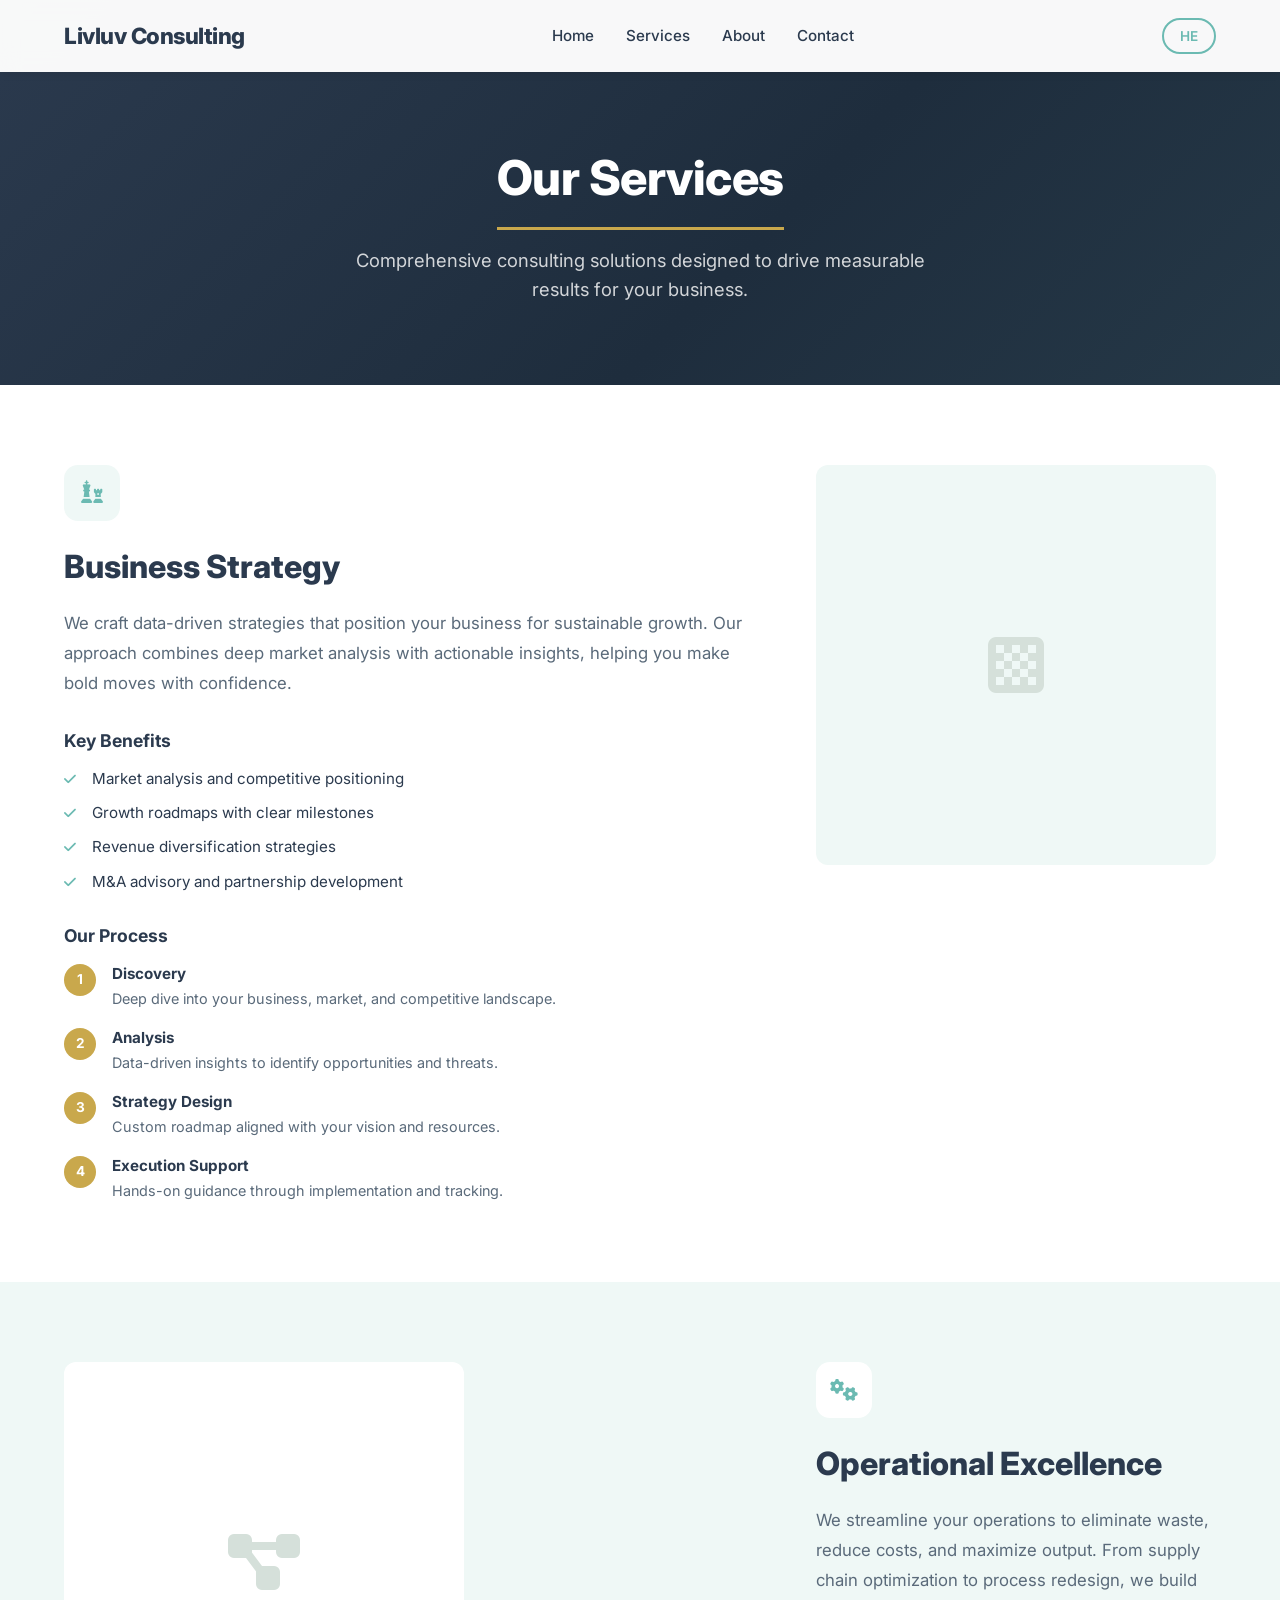
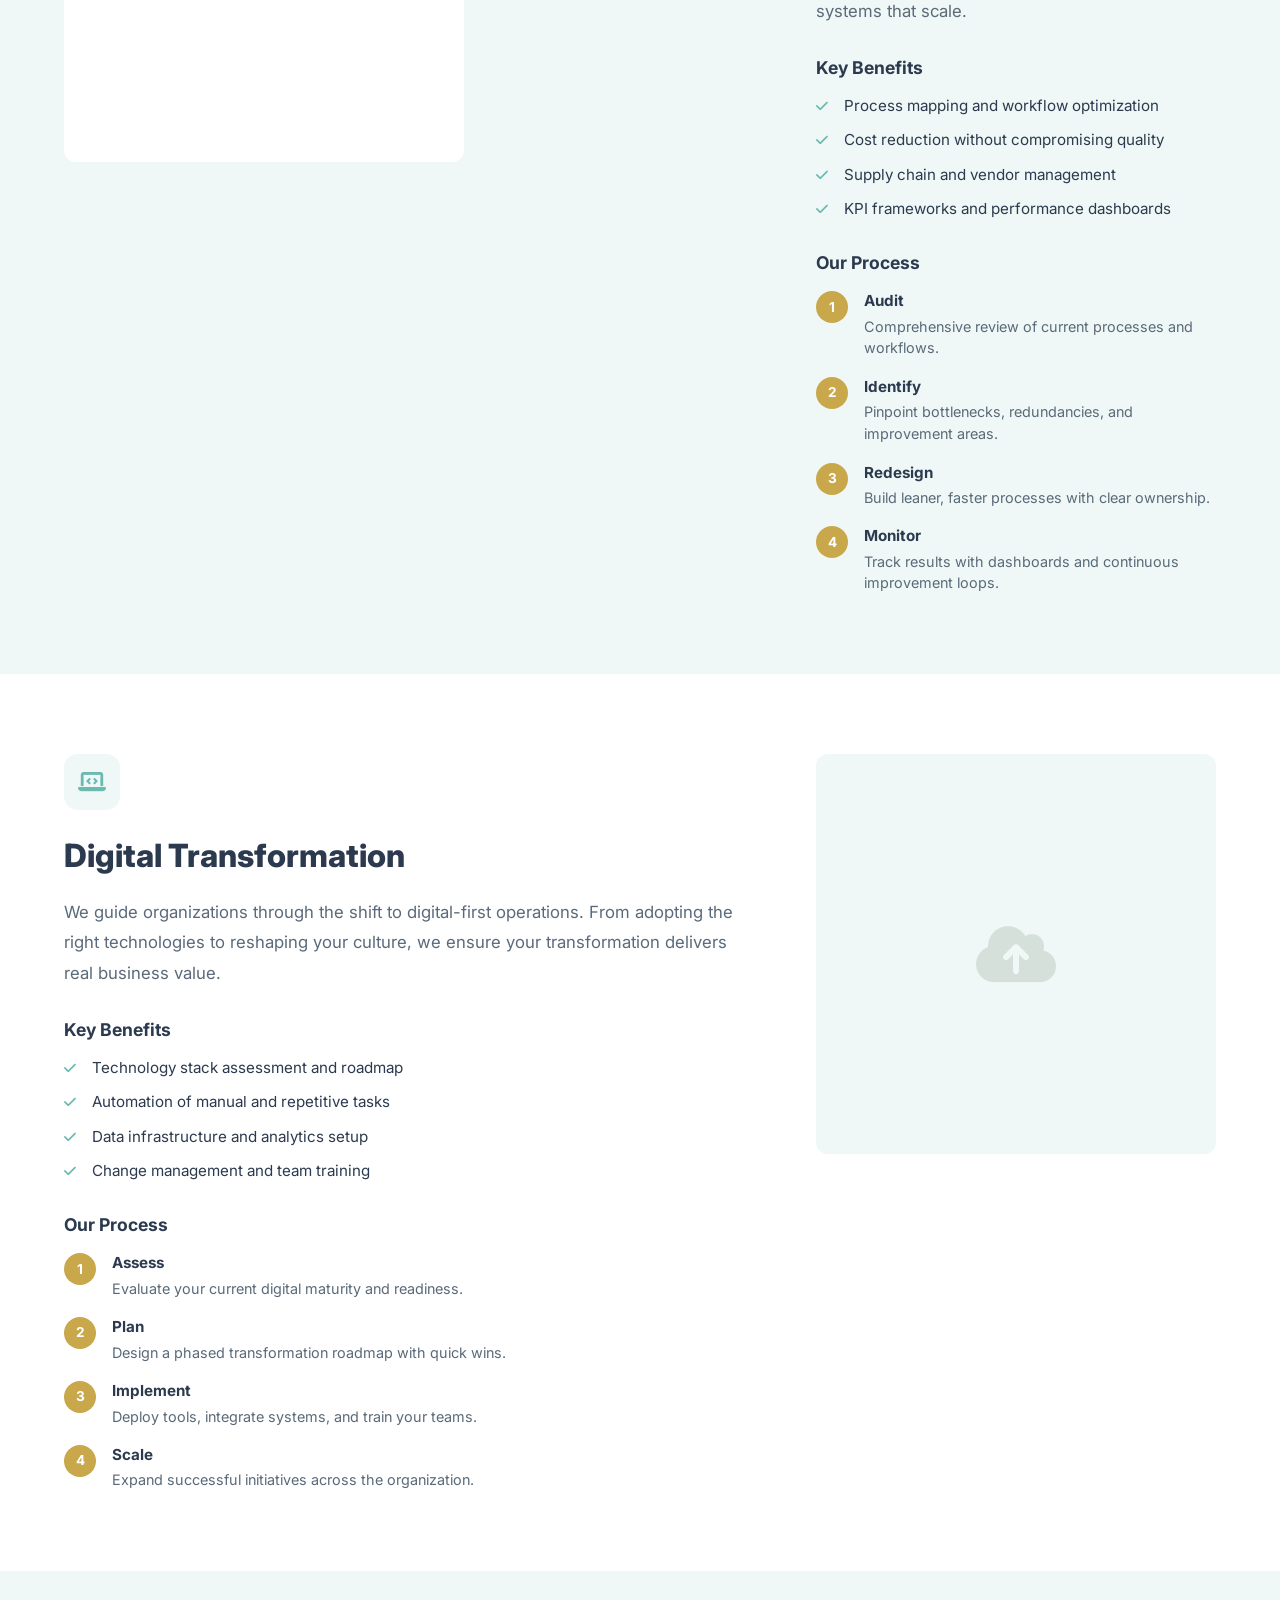
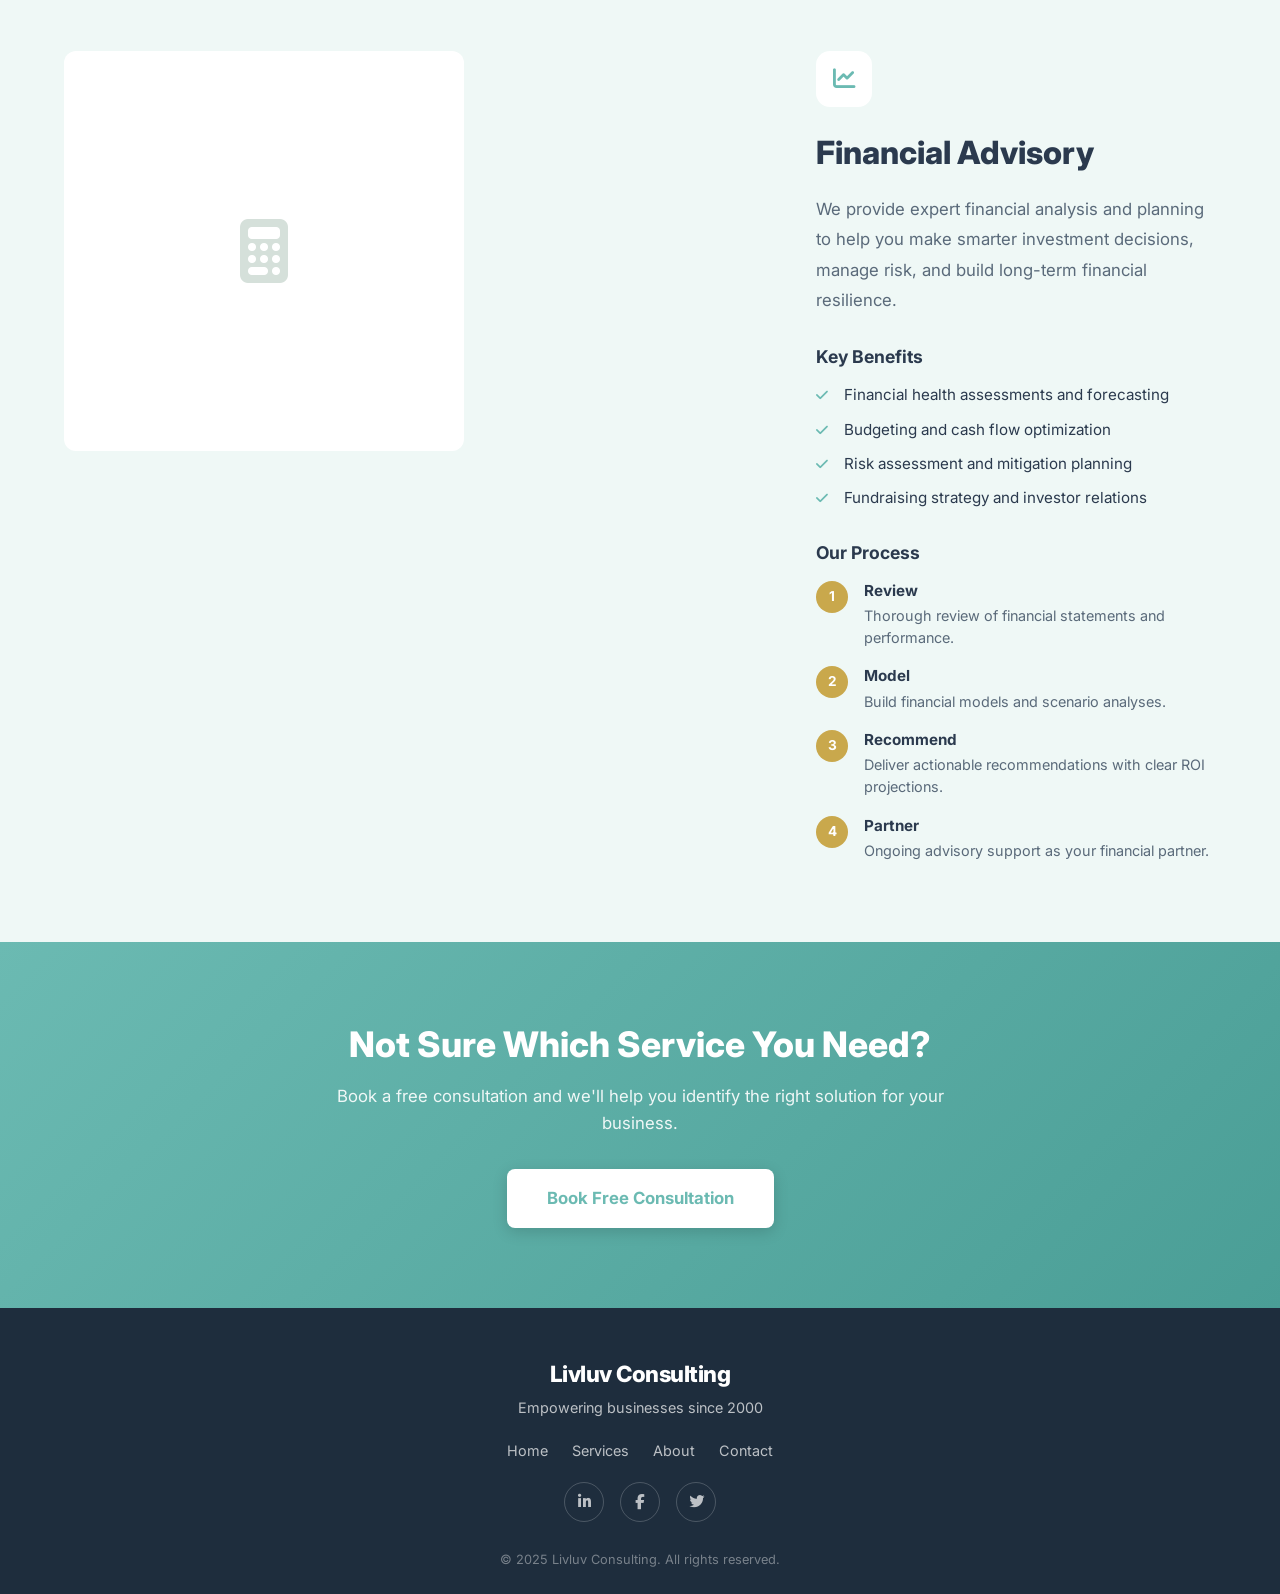
<file: services.html>
<!DOCTYPE html>
<html lang="en" dir="ltr">
<head>
    <meta charset="UTF-8">
    <meta name="viewport" content="width=device-width, initial-scale=1.0">
    <title>Services — Livluv Consulting</title>
    <meta name="description" content="Expert consulting services in business strategy, operational excellence, digital transformation, and financial advisory.">

    <!-- Fonts -->
    <link rel="preconnect" href="https://fonts.googleapis.com">
    <link rel="preconnect" href="https://fonts.gstatic.com" crossorigin>
    <link href="https://fonts.googleapis.com/css2?family=Inter:wght@400;500;600;700;800&family=Heebo:wght@400;500;600;700;800&display=swap" rel="stylesheet">

    <!-- Font Awesome Icons -->
    <link rel="stylesheet" href="https://cdnjs.cloudflare.com/ajax/libs/font-awesome/6.5.1/css/all.min.css">

    <!-- Stylesheet -->
    <link rel="stylesheet" href="css/style.css">
</head>
<body>

    <!-- ========== NAVBAR ========== -->
    <nav class="navbar" id="navbar">
        <div class="container navbar__inner">
            <a href="index.html" class="navbar__logo">
                <span class="logo-text" data-en="Livluv Consulting" data-he="ליבלוב ייעוץ ארגוני">Livluv Consulting</span>
            </a>

            <button class="navbar__toggle" id="navToggle" aria-label="Toggle menu">
                <i class="fas fa-bars"></i>
            </button>

            <ul class="navbar__menu" id="navMenu">
                <li><a href="index.html" class="navbar__link" data-en="Home" data-he="בית">Home</a></li>
                <li><a href="services.html" class="navbar__link active" data-en="Services" data-he="שירותים">Services</a></li>
                <li><a href="about.html" class="navbar__link" data-en="About" data-he="אודות">About</a></li>
                <li><a href="contact.html" class="navbar__link" data-en="Contact" data-he="צור קשר">Contact</a></li>
            </ul>

            <button class="lang-toggle" id="langToggle" aria-label="Switch language">
                <span class="lang-toggle__label">HE</span>
            </button>
        </div>
    </nav>

    <!-- ========== PAGE HERO ========== -->
    <section class="page-hero">
        <div class="container page-hero__content">
            <h1 class="page-hero__title" data-en="Our Services" data-he="השירותים שלנו">Our Services</h1>
            <p class="page-hero__subtitle" data-en="Comprehensive consulting solutions designed to drive measurable results for your business." data-he="פתרונות ייעוץ מקיפים שנועדו להניע תוצאות מדידות לעסק שלך.">
                Comprehensive consulting solutions designed to drive measurable results for your business.
            </p>
        </div>
    </section>

    <!-- ========== SERVICE 1: BUSINESS STRATEGY ========== -->
    <section class="service-detail" id="strategy">
        <div class="container service-detail__inner">
            <div class="service-detail__content">
                <div class="service-detail__icon-badge">
                    <i class="fas fa-chess"></i>
                </div>
                <h2 class="service-detail__title" data-en="Business Strategy" data-he="אסטרטגיה עסקית">Business Strategy</h2>
                <p class="service-detail__desc" data-en="We craft data-driven strategies that position your business for sustainable growth. Our approach combines deep market analysis with actionable insights, helping you make bold moves with confidence." data-he="אנו מעצבים אסטרטגיות מבוססות נתונים שממקמות את העסק שלך לצמיחה בת קיימא. הגישה שלנו משלבת ניתוח שוק מעמיק עם תובנות מעשיות, ומאפשרת לך לבצע צעדים נועזים בביטחון.">
                    We craft data-driven strategies that position your business for sustainable growth. Our approach combines deep market analysis with actionable insights, helping you make bold moves with confidence.
                </p>

                <h3 class="service-detail__benefits-title" data-en="Key Benefits" data-he="יתרונות מרכזיים">Key Benefits</h3>
                <ul class="service-detail__benefits">
                    <li data-en="Market analysis and competitive positioning" data-he="ניתוח שוק ומיצוב תחרותי">Market analysis and competitive positioning</li>
                    <li data-en="Growth roadmaps with clear milestones" data-he="מפות דרכים לצמיחה עם אבני דרך ברורות">Growth roadmaps with clear milestones</li>
                    <li data-en="Revenue diversification strategies" data-he="אסטרטגיות לגיוון הכנסות">Revenue diversification strategies</li>
                    <li data-en="M&A advisory and partnership development" data-he='ייעוץ מיזוגים ורכישות ופיתוח שותפויות'>M&A advisory and partnership development</li>
                </ul>

                <h3 class="service-detail__process-title" data-en="Our Process" data-he="התהליך שלנו">Our Process</h3>
                <div class="process-steps">
                    <div class="process-step">
                        <span class="process-step__number">1</span>
                        <div>
                            <strong data-en="Discovery" data-he="גילוי">Discovery</strong>
                            <p data-en="Deep dive into your business, market, and competitive landscape." data-he="צלילה עמוקה לתוך העסק, השוק והנוף התחרותי שלך.">Deep dive into your business, market, and competitive landscape.</p>
                        </div>
                    </div>
                    <div class="process-step">
                        <span class="process-step__number">2</span>
                        <div>
                            <strong data-en="Analysis" data-he="ניתוח">Analysis</strong>
                            <p data-en="Data-driven insights to identify opportunities and threats." data-he="תובנות מבוססות נתונים לזיהוי הזדמנויות ואיומים.">Data-driven insights to identify opportunities and threats.</p>
                        </div>
                    </div>
                    <div class="process-step">
                        <span class="process-step__number">3</span>
                        <div>
                            <strong data-en="Strategy Design" data-he="עיצוב אסטרטגיה">Strategy Design</strong>
                            <p data-en="Custom roadmap aligned with your vision and resources." data-he="מפת דרכים מותאמת אישית בהתאם לחזון ולמשאבים שלך.">Custom roadmap aligned with your vision and resources.</p>
                        </div>
                    </div>
                    <div class="process-step">
                        <span class="process-step__number">4</span>
                        <div>
                            <strong data-en="Execution Support" data-he="תמיכה ביישום">Execution Support</strong>
                            <p data-en="Hands-on guidance through implementation and tracking." data-he="הכוונה מעשית לאורך היישום והמעקב.">Hands-on guidance through implementation and tracking.</p>
                        </div>
                    </div>
                </div>
            </div>
            <div class="service-detail__visual">
                <div class="service-visual-placeholder">
                    <i class="fas fa-chess-board"></i>
                </div>
            </div>
        </div>
    </section>

    <!-- ========== SERVICE 2: OPERATIONAL EXCELLENCE ========== -->
    <section class="service-detail service-detail--alt" id="operations">
        <div class="container service-detail__inner service-detail__inner--reverse">
            <div class="service-detail__content">
                <div class="service-detail__icon-badge">
                    <i class="fas fa-cogs"></i>
                </div>
                <h2 class="service-detail__title" data-en="Operational Excellence" data-he="מצוינות תפעולית">Operational Excellence</h2>
                <p class="service-detail__desc" data-en="We streamline your operations to eliminate waste, reduce costs, and maximize output. From supply chain optimization to process redesign, we build systems that scale." data-he="אנו מייעלים את התפעול שלך כדי לבטל בזבוז, לצמצם עלויות ולמקסם תפוקה. מאופטימיזציה של שרשרת האספקה ועד עיצוב מחדש של תהליכים, אנו בונים מערכות שמתרחבות.">
                    We streamline your operations to eliminate waste, reduce costs, and maximize output. From supply chain optimization to process redesign, we build systems that scale.
                </p>

                <h3 class="service-detail__benefits-title" data-en="Key Benefits" data-he="יתרונות מרכזיים">Key Benefits</h3>
                <ul class="service-detail__benefits">
                    <li data-en="Process mapping and workflow optimization" data-he="מיפוי תהליכים ואופטימיזציה של תהליכי עבודה">Process mapping and workflow optimization</li>
                    <li data-en="Cost reduction without compromising quality" data-he="צמצום עלויות ללא פגיעה באיכות">Cost reduction without compromising quality</li>
                    <li data-en="Supply chain and vendor management" data-he="ניהול שרשרת אספקה וספקים">Supply chain and vendor management</li>
                    <li data-en="KPI frameworks and performance dashboards" data-he="מסגרות KPI ולוחות מחוונים לביצועים">KPI frameworks and performance dashboards</li>
                </ul>

                <h3 class="service-detail__process-title" data-en="Our Process" data-he="התהליך שלנו">Our Process</h3>
                <div class="process-steps">
                    <div class="process-step">
                        <span class="process-step__number">1</span>
                        <div>
                            <strong data-en="Audit" data-he="ביקורת">Audit</strong>
                            <p data-en="Comprehensive review of current processes and workflows." data-he="סקירה מקיפה של תהליכים וזרימות עבודה נוכחיים.">Comprehensive review of current processes and workflows.</p>
                        </div>
                    </div>
                    <div class="process-step">
                        <span class="process-step__number">2</span>
                        <div>
                            <strong data-en="Identify" data-he="זיהוי">Identify</strong>
                            <p data-en="Pinpoint bottlenecks, redundancies, and improvement areas." data-he="איתור צווארי בקבוק, כפילויות ותחומים לשיפור.">Pinpoint bottlenecks, redundancies, and improvement areas.</p>
                        </div>
                    </div>
                    <div class="process-step">
                        <span class="process-step__number">3</span>
                        <div>
                            <strong data-en="Redesign" data-he="עיצוב מחדש">Redesign</strong>
                            <p data-en="Build leaner, faster processes with clear ownership." data-he="בניית תהליכים רזים ומהירים יותר עם בעלות ברורה.">Build leaner, faster processes with clear ownership.</p>
                        </div>
                    </div>
                    <div class="process-step">
                        <span class="process-step__number">4</span>
                        <div>
                            <strong data-en="Monitor" data-he="מעקב">Monitor</strong>
                            <p data-en="Track results with dashboards and continuous improvement loops." data-he="מעקב אחר תוצאות עם לוחות מחוונים ומחזורי שיפור מתמיד.">Track results with dashboards and continuous improvement loops.</p>
                        </div>
                    </div>
                </div>
            </div>
            <div class="service-detail__visual">
                <div class="service-visual-placeholder">
                    <i class="fas fa-project-diagram"></i>
                </div>
            </div>
        </div>
    </section>

    <!-- ========== SERVICE 3: DIGITAL TRANSFORMATION ========== -->
    <section class="service-detail" id="digital">
        <div class="container service-detail__inner">
            <div class="service-detail__content">
                <div class="service-detail__icon-badge">
                    <i class="fas fa-laptop-code"></i>
                </div>
                <h2 class="service-detail__title" data-en="Digital Transformation" data-he="טרנספורמציה דיגיטלית">Digital Transformation</h2>
                <p class="service-detail__desc" data-en="We guide organizations through the shift to digital-first operations. From adopting the right technologies to reshaping your culture, we ensure your transformation delivers real business value." data-he="אנו מנחים ארגונים במעבר לתפעול דיגיטלי. מאימוץ הטכנולוגיות הנכונות ועד לעיצוב מחדש של התרבות שלך, אנו מבטיחים שהטרנספורמציה שלך מניבה ערך עסקי אמיתי.">
                    We guide organizations through the shift to digital-first operations. From adopting the right technologies to reshaping your culture, we ensure your transformation delivers real business value.
                </p>

                <h3 class="service-detail__benefits-title" data-en="Key Benefits" data-he="יתרונות מרכזיים">Key Benefits</h3>
                <ul class="service-detail__benefits">
                    <li data-en="Technology stack assessment and roadmap" data-he="הערכת מערך טכנולוגי ומפת דרכים">Technology stack assessment and roadmap</li>
                    <li data-en="Automation of manual and repetitive tasks" data-he="אוטומציה של משימות ידניות וחוזרות">Automation of manual and repetitive tasks</li>
                    <li data-en="Data infrastructure and analytics setup" data-he="תשתית נתונים והקמת אנליטיקה">Data infrastructure and analytics setup</li>
                    <li data-en="Change management and team training" data-he="ניהול שינויים והדרכת צוות">Change management and team training</li>
                </ul>

                <h3 class="service-detail__process-title" data-en="Our Process" data-he="התהליך שלנו">Our Process</h3>
                <div class="process-steps">
                    <div class="process-step">
                        <span class="process-step__number">1</span>
                        <div>
                            <strong data-en="Assess" data-he="הערכה">Assess</strong>
                            <p data-en="Evaluate your current digital maturity and readiness." data-he="הערכת הבשלות והמוכנות הדיגיטלית הנוכחית שלך.">Evaluate your current digital maturity and readiness.</p>
                        </div>
                    </div>
                    <div class="process-step">
                        <span class="process-step__number">2</span>
                        <div>
                            <strong data-en="Plan" data-he="תכנון">Plan</strong>
                            <p data-en="Design a phased transformation roadmap with quick wins." data-he="עיצוב מפת דרכים לטרנספורמציה בשלבים עם הישגים מהירים.">Design a phased transformation roadmap with quick wins.</p>
                        </div>
                    </div>
                    <div class="process-step">
                        <span class="process-step__number">3</span>
                        <div>
                            <strong data-en="Implement" data-he="יישום">Implement</strong>
                            <p data-en="Deploy tools, integrate systems, and train your teams." data-he="פריסת כלים, שילוב מערכות והדרכת הצוותים שלך.">Deploy tools, integrate systems, and train your teams.</p>
                        </div>
                    </div>
                    <div class="process-step">
                        <span class="process-step__number">4</span>
                        <div>
                            <strong data-en="Scale" data-he="הרחבה">Scale</strong>
                            <p data-en="Expand successful initiatives across the organization." data-he="הרחבת יוזמות מוצלחות ברחבי הארגון.">Expand successful initiatives across the organization.</p>
                        </div>
                    </div>
                </div>
            </div>
            <div class="service-detail__visual">
                <div class="service-visual-placeholder">
                    <i class="fas fa-cloud-upload-alt"></i>
                </div>
            </div>
        </div>
    </section>

    <!-- ========== SERVICE 4: FINANCIAL ADVISORY ========== -->
    <section class="service-detail service-detail--alt" id="financial">
        <div class="container service-detail__inner service-detail__inner--reverse">
            <div class="service-detail__content">
                <div class="service-detail__icon-badge">
                    <i class="fas fa-chart-line"></i>
                </div>
                <h2 class="service-detail__title" data-en="Financial Advisory" data-he="ייעוץ פיננסי">Financial Advisory</h2>
                <p class="service-detail__desc" data-en="We provide expert financial analysis and planning to help you make smarter investment decisions, manage risk, and build long-term financial resilience." data-he="אנו מספקים ניתוח ותכנון פיננסי מומחה כדי לעזור לך לקבל החלטות השקעה חכמות יותר, לנהל סיכונים ולבנות חוסן פיננסי לטווח ארוך.">
                    We provide expert financial analysis and planning to help you make smarter investment decisions, manage risk, and build long-term financial resilience.
                </p>

                <h3 class="service-detail__benefits-title" data-en="Key Benefits" data-he="יתרונות מרכזיים">Key Benefits</h3>
                <ul class="service-detail__benefits">
                    <li data-en="Financial health assessments and forecasting" data-he="הערכות בריאות פיננסית ותחזיות">Financial health assessments and forecasting</li>
                    <li data-en="Budgeting and cash flow optimization" data-he="תקצוב ואופטימיזציה של תזרים מזומנים">Budgeting and cash flow optimization</li>
                    <li data-en="Risk assessment and mitigation planning" data-he="הערכת סיכונים ותכנון הקלה">Risk assessment and mitigation planning</li>
                    <li data-en="Fundraising strategy and investor relations" data-he="אסטרטגיית גיוס הון ויחסי משקיעים">Fundraising strategy and investor relations</li>
                </ul>

                <h3 class="service-detail__process-title" data-en="Our Process" data-he="התהליך שלנו">Our Process</h3>
                <div class="process-steps">
                    <div class="process-step">
                        <span class="process-step__number">1</span>
                        <div>
                            <strong data-en="Review" data-he="סקירה">Review</strong>
                            <p data-en="Thorough review of financial statements and performance." data-he="סקירה יסודית של דוחות כספיים וביצועים.">Thorough review of financial statements and performance.</p>
                        </div>
                    </div>
                    <div class="process-step">
                        <span class="process-step__number">2</span>
                        <div>
                            <strong data-en="Model" data-he="מידול">Model</strong>
                            <p data-en="Build financial models and scenario analyses." data-he="בניית מודלים פיננסיים וניתוחי תרחישים.">Build financial models and scenario analyses.</p>
                        </div>
                    </div>
                    <div class="process-step">
                        <span class="process-step__number">3</span>
                        <div>
                            <strong data-en="Recommend" data-he="המלצה">Recommend</strong>
                            <p data-en="Deliver actionable recommendations with clear ROI projections." data-he="מתן המלצות מעשיות עם תחזיות ROI ברורות.">Deliver actionable recommendations with clear ROI projections.</p>
                        </div>
                    </div>
                    <div class="process-step">
                        <span class="process-step__number">4</span>
                        <div>
                            <strong data-en="Partner" data-he="שותפות">Partner</strong>
                            <p data-en="Ongoing advisory support as your financial partner." data-he="תמיכת ייעוץ שוטפת כשותף הפיננסי שלך.">Ongoing advisory support as your financial partner.</p>
                        </div>
                    </div>
                </div>
            </div>
            <div class="service-detail__visual">
                <div class="service-visual-placeholder">
                    <i class="fas fa-calculator"></i>
                </div>
            </div>
        </div>
    </section>

    <!-- ========== BOTTOM CTA ========== -->
    <section class="cta-banner">
        <div class="container cta-banner__inner">
            <h2 class="cta-banner__title" data-en="Not Sure Which Service You Need?" data-he="לא בטוחים איזה שירות אתם צריכים?">
                Not Sure Which Service You Need?
            </h2>
            <p class="cta-banner__text" data-en="Book a free consultation and we'll help you identify the right solution for your business." data-he="קבעו ייעוץ חינם ונעזור לכם לזהות את הפתרון המתאים לעסק שלכם.">
                Book a free consultation and we'll help you identify the right solution for your business.
            </p>
            <a href="contact.html" class="btn btn--cta" data-en="Book Free Consultation" data-he="קבעו ייעוץ חינם">
                Book Free Consultation
            </a>
        </div>
    </section>

    <!-- ========== FOOTER ========== -->
    <footer class="footer">
        <div class="container footer__inner">
            <div class="footer__brand">
                <span class="logo-text" data-en="Livluv Consulting" data-he="ליבלוב ייעוץ ארגוני">Livluv Consulting</span>
                <p class="footer__tagline" data-en="Empowering businesses since 2000" data-he="מעצימים עסקים מאז 2000">Empowering businesses since 2000</p>
            </div>
            <div class="footer__links">
                <a href="index.html" data-en="Home" data-he="בית">Home</a>
                <a href="services.html" data-en="Services" data-he="שירותים">Services</a>
                <a href="about.html" data-en="About" data-he="אודות">About</a>
                <a href="contact.html" data-en="Contact" data-he="צור קשר">Contact</a>
            </div>
            <div class="footer__social">
                <a href="#" aria-label="LinkedIn"><i class="fab fa-linkedin-in"></i></a>
                <a href="#" aria-label="Facebook"><i class="fab fa-facebook-f"></i></a>
                <a href="#" aria-label="Twitter"><i class="fab fa-twitter"></i></a>
            </div>
            <p class="footer__copy">&copy; 2025 Livluv Consulting. <span data-en="All rights reserved." data-he="כל הזכויות שמורות.">All rights reserved.</span></p>
        </div>
    </footer>

    <!-- JavaScript -->
    <script src="js/main.js"></script>
</body>
</html>
</file>
<file: css/style.css>
/* ========== CSS VARIABLES ========== */
:root {
    --color-primary: #2B3A4E;
    --color-accent: #6BBAB2;
    --color-accent-hover: #59A89F;
    --color-light-bg: #EFF8F6;
    --color-gold: #C9A84C;
    --color-white: #FFFFFF;
    --color-dark: #1E2D3D;
    --color-text: #2B3A4E;
    --color-text-light: #5A6A7A;
    --color-border: #D5E0DA;

    --font-en: 'Inter', sans-serif;
    --font-he: 'Heebo', sans-serif;

    --shadow-sm: 0 2px 8px rgba(0, 0, 0, 0.08);
    --shadow-md: 0 4px 20px rgba(0, 0, 0, 0.12);
    --shadow-lg: 0 8px 40px rgba(0, 0, 0, 0.15);

    --radius: 12px;
    --radius-sm: 8px;
    --transition: 0.3s ease;
}

/* ========== RESET & BASE ========== */
*,
*::before,
*::after {
    margin: 0;
    padding: 0;
    box-sizing: border-box;
}

html {
    scroll-behavior: smooth;
    font-size: 16px;
}

body {
    font-family: var(--font-en);
    color: var(--color-text);
    line-height: 1.6;
    background: var(--color-white);
    overflow-x: hidden;
}

[dir="rtl"] body {
    font-family: var(--font-he);
}

a {
    text-decoration: none;
    color: inherit;
    transition: color var(--transition);
}

img {
    max-width: 100%;
    display: block;
}

.container {
    max-width: 1200px;
    margin: 0 auto;
    padding: 0 24px;
}

/* ========== NAVBAR ========== */
.navbar {
    position: fixed;
    top: 0;
    left: 0;
    right: 0;
    z-index: 1000;
    background: rgba(255, 255, 255, 0.97);
    backdrop-filter: blur(10px);
    box-shadow: var(--shadow-sm);
    transition: background var(--transition);
}

.navbar__inner {
    display: flex;
    align-items: center;
    justify-content: space-between;
    height: 72px;
}

.navbar__logo {
    display: flex;
    align-items: center;
    gap: 10px;
}

.navbar__logo-img {
    height: 44px;
    width: auto;
    object-fit: contain;
}

.logo-text {
    font-size: 1.4rem;
    font-weight: 800;
    color: var(--color-primary);
    letter-spacing: -0.5px;
}

.footer .navbar__logo-img,
.footer__logo-img {
    height: 50px;
    width: auto;
    object-fit: contain;
    margin-bottom: 8px;
}

.navbar__menu {
    display: flex;
    list-style: none;
    gap: 32px;
}

.navbar__link {
    font-size: 0.95rem;
    font-weight: 500;
    color: var(--color-text);
    position: relative;
    padding: 4px 0;
}

.navbar__link::after {
    content: '';
    position: absolute;
    bottom: -2px;
    left: 0;
    width: 0;
    height: 2px;
    background: var(--color-gold);
    transition: width var(--transition);
}

.navbar__link:hover::after,
.navbar__link.active::after {
    width: 100%;
}

[dir="rtl"] .navbar__link::after {
    left: auto;
    right: 0;
}

.navbar__link:hover {
    color: var(--color-accent);
}

.lang-toggle {
    display: flex;
    align-items: center;
    gap: 6px;
    padding: 8px 16px;
    border: 2px solid var(--color-accent);
    border-radius: 24px;
    background: transparent;
    color: var(--color-accent);
    font-weight: 600;
    font-size: 0.85rem;
    cursor: pointer;
    transition: all var(--transition);
    font-family: var(--font-en);
}

.lang-toggle:hover {
    background: var(--color-accent);
    color: var(--color-white);
}

.navbar__toggle {
    display: none;
    background: none;
    border: none;
    font-size: 1.5rem;
    color: var(--color-primary);
    cursor: pointer;
}

/* ========== HERO ========== */
.hero {
    position: relative;
    min-height: 100vh;
    display: flex;
    align-items: center;
    justify-content: center;
    background: linear-gradient(135deg, var(--color-primary) 0%, #1E2D3D 60%, #253847 100%);
    overflow: hidden;
}

.hero::before {
    content: '';
    position: absolute;
    top: -50%;
    right: -20%;
    width: 700px;
    height: 700px;
    background: radial-gradient(circle, rgba(107, 186, 178, 0.15) 0%, transparent 70%);
    border-radius: 50%;
}

.hero::after {
    content: '';
    position: absolute;
    bottom: -30%;
    left: -10%;
    width: 500px;
    height: 500px;
    background: radial-gradient(circle, rgba(201, 168, 76, 0.12) 0%, transparent 70%);
    border-radius: 50%;
}

.hero__content {
    position: relative;
    z-index: 2;
    text-align: center;
    max-width: 800px;
}

.hero__title {
    font-size: clamp(2.2rem, 5vw, 3.5rem);
    font-weight: 800;
    color: var(--color-white);
    line-height: 1.2;
    margin-bottom: 24px;
    letter-spacing: -1px;
}

.hero__subtitle {
    font-size: clamp(1rem, 2.5vw, 1.25rem);
    color: rgba(255, 255, 255, 0.8);
    margin-bottom: 40px;
    font-weight: 400;
}

.hero__cta {
    font-size: 1.1rem;
    padding: 16px 40px;
}

/* ========== BUTTONS ========== */
.btn {
    display: inline-block;
    padding: 12px 32px;
    border-radius: 8px;
    font-weight: 600;
    font-size: 1rem;
    cursor: pointer;
    transition: all var(--transition);
    border: none;
    font-family: inherit;
    text-align: center;
}

.btn--primary {
    background: var(--color-gold);
    color: var(--color-white);
    box-shadow: 0 4px 15px rgba(201, 168, 76, 0.35);
}

.btn--primary:hover {
    background: #B8973F;
    transform: translateY(-2px);
    box-shadow: 0 6px 25px rgba(201, 168, 76, 0.45);
}

.btn--outline {
    background: transparent;
    color: var(--color-accent);
    border: 2px solid var(--color-accent);
}

.btn--outline:hover {
    background: var(--color-accent);
    color: var(--color-white);
    transform: translateY(-2px);
}

/* ========== SECTION TITLES ========== */
.section__title {
    font-size: clamp(1.8rem, 4vw, 2.5rem);
    font-weight: 800;
    color: var(--color-primary);
    text-align: center;
    margin-bottom: 12px;
    letter-spacing: -0.5px;
    border-bottom: 3px solid var(--color-gold);
    display: inline-block;
    padding-bottom: 8px;
}

.section__title-wrap {
    text-align: center;
}

.section__title--left {
    text-align: left;
}

[dir="rtl"] .section__title--left {
    text-align: right;
}

.section__subtitle {
    font-size: 1.05rem;
    color: var(--color-text-light);
    text-align: center;
    max-width: 600px;
    margin: 0 auto 48px;
}

/* ========== CTA BANNER ========== */
.cta-banner {
    padding: 80px 0;
    background: linear-gradient(135deg, var(--color-accent) 0%, #4A9E96 100%);
    text-align: center;
}

.cta-banner__inner {
    max-width: 700px;
    margin: 0 auto;
}

.cta-banner__title {
    font-size: clamp(1.6rem, 3.5vw, 2.2rem);
    font-weight: 800;
    color: var(--color-white);
    margin-bottom: 16px;
    line-height: 1.3;
}

.cta-banner__text {
    font-size: 1.05rem;
    color: rgba(255, 255, 255, 0.9);
    margin-bottom: 32px;
    line-height: 1.6;
}

.btn--cta {
    display: inline-block;
    padding: 16px 40px;
    background: var(--color-white);
    color: var(--color-accent);
    border-radius: 8px;
    font-weight: 700;
    font-size: 1.05rem;
    cursor: pointer;
    transition: all var(--transition);
    border: none;
    box-shadow: 0 4px 15px rgba(0, 0, 0, 0.15);
}

.btn--cta:hover {
    background: var(--color-gold);
    color: var(--color-white);
    transform: translateY(-2px);
    box-shadow: 0 6px 25px rgba(0, 0, 0, 0.2);
}

/* ========== SERVICES ========== */
.services {
    padding: 100px 0;
    background: var(--color-white);
}

.services__grid {
    display: grid;
    grid-template-columns: repeat(4, 1fr);
    gap: 28px;
}

.service-card {
    background: var(--color-white);
    border: 1px solid var(--color-border);
    border-radius: var(--radius);
    padding: 40px 28px;
    text-align: center;
    transition: all var(--transition);
    position: relative;
    overflow: hidden;
}

.service-card::before {
    content: '';
    position: absolute;
    top: 0;
    left: 0;
    right: 0;
    height: 4px;
    background: var(--color-gold);
    transform: scaleX(0);
    transition: transform var(--transition);
}

.service-card:hover {
    transform: translateY(-8px);
    box-shadow: var(--shadow-lg);
    border-color: transparent;
}

.service-card:hover::before {
    transform: scaleX(1);
}

.service-card__icon {
    width: 72px;
    height: 72px;
    margin: 0 auto 24px;
    background: var(--color-light-bg);
    border-radius: 50%;
    display: flex;
    align-items: center;
    justify-content: center;
    font-size: 1.6rem;
    color: var(--color-accent);
    transition: all var(--transition);
}

.service-card:hover .service-card__icon {
    background: var(--color-accent);
    color: var(--color-white);
    transform: scale(1.1);
}

.service-card__title {
    font-size: 1.15rem;
    font-weight: 700;
    color: var(--color-primary);
    margin-bottom: 12px;
}

.service-card__desc {
    font-size: 0.92rem;
    color: var(--color-text-light);
    line-height: 1.7;
}

/* ========== STATS ========== */
.stats {
    padding: 60px 0;
    background: var(--color-primary);
}

.stats__grid {
    display: grid;
    grid-template-columns: repeat(4, 1fr);
    gap: 24px;
    text-align: center;
}

.stat__number {
    display: block;
    font-size: clamp(2rem, 4vw, 2.8rem);
    font-weight: 800;
    color: var(--color-gold);
    margin-bottom: 4px;
}

.stat__label {
    font-size: 0.95rem;
    color: rgba(255, 255, 255, 0.85);
    font-weight: 500;
}

/* ========== ABOUT ========== */
.about {
    padding: 100px 0;
    background: var(--color-light-bg);
}

.about__inner {
    display: grid;
    grid-template-columns: 1fr 1fr;
    gap: 60px;
    align-items: center;
}

.about__placeholder {
    width: 100%;
    aspect-ratio: 4/3;
    background: var(--color-white);
    border-radius: var(--radius);
    display: flex;
    flex-direction: column;
    align-items: center;
    justify-content: center;
    gap: 12px;
    color: var(--color-text-light);
    font-size: 1rem;
    border: 2px dashed var(--color-border);
}

.about__placeholder i {
    font-size: 3rem;
    color: var(--color-border);
}

.about__photo {
    width: 100%;
    border-radius: var(--radius);
    object-fit: cover;
    box-shadow: var(--shadow-md);
}

.about__text {
    font-size: 1.05rem;
    color: var(--color-text-light);
    line-height: 1.8;
    margin-bottom: 28px;
}

/* ========== CONTACT ========== */
.contact {
    padding: 100px 0;
    background: var(--color-white);
}

.contact__form {
    max-width: 700px;
    margin: 0 auto;
    display: grid;
    grid-template-columns: 1fr 1fr;
    gap: 20px;
}

.form-group {
    display: flex;
    flex-direction: column;
}

.form-group--full {
    grid-column: 1 / -1;
}

.form-group label {
    font-size: 0.9rem;
    font-weight: 600;
    color: var(--color-primary);
    margin-bottom: 6px;
}

.form-group input,
.form-group textarea {
    padding: 14px 16px;
    border: 1px solid var(--color-border);
    border-radius: var(--radius-sm);
    font-size: 1rem;
    font-family: inherit;
    color: var(--color-text);
    transition: border-color var(--transition), box-shadow var(--transition);
    background: var(--color-white);
}

.form-group input:focus,
.form-group textarea:focus {
    outline: none;
    border-color: var(--color-gold);
    box-shadow: 0 0 0 3px rgba(201, 168, 76, 0.2);
}

.form-group textarea {
    resize: vertical;
    min-height: 120px;
}

.form__submit {
    grid-column: 1 / -1;
    justify-self: center;
    padding: 14px 48px;
}

/* ========== FOOTER ========== */
.footer {
    padding: 48px 0 24px;
    background: var(--color-dark);
    color: rgba(255, 255, 255, 0.7);
}

.footer__inner {
    display: flex;
    flex-direction: column;
    align-items: center;
    gap: 20px;
    text-align: center;
}

.footer .logo-text {
    color: var(--color-white);
}

.footer__tagline {
    font-size: 0.9rem;
    margin-top: 4px;
}

.footer__links {
    display: flex;
    gap: 24px;
}

.footer__links a {
    font-size: 0.9rem;
    color: rgba(255, 255, 255, 0.7);
    transition: color var(--transition);
}

.footer__links a:hover {
    color: var(--color-gold);
}

.footer__social {
    display: flex;
    gap: 16px;
}

.footer__social a {
    width: 40px;
    height: 40px;
    border-radius: 50%;
    border: 1px solid rgba(255, 255, 255, 0.2);
    display: flex;
    align-items: center;
    justify-content: center;
    color: rgba(255, 255, 255, 0.7);
    transition: all var(--transition);
    font-size: 0.95rem;
}

.footer__social a:hover {
    background: var(--color-gold);
    border-color: var(--color-gold);
    color: var(--color-white);
}

.footer__copy {
    font-size: 0.8rem;
    color: rgba(255, 255, 255, 0.4);
    margin-top: 8px;
}

/* ========== PAGE HERO (inner pages) ========== */
.page-hero {
    padding: 140px 0 80px;
    background: linear-gradient(135deg, var(--color-primary) 0%, #1E2D3D 60%, #253847 100%);
    text-align: center;
}

.page-hero__title {
    font-size: clamp(2rem, 5vw, 3rem);
    font-weight: 800;
    color: var(--color-white);
    margin-bottom: 16px;
    letter-spacing: -0.5px;
    border-bottom: 3px solid var(--color-gold);
    display: inline-block;
    padding-bottom: 10px;
}

.page-hero__inner {
    text-align: center;
}

.page-hero__subtitle {
    font-size: clamp(1rem, 2.5vw, 1.15rem);
    color: rgba(255, 255, 255, 0.8);
    max-width: 600px;
    margin: 0 auto;
    line-height: 1.6;
}

/* ========== SERVICE DETAIL SECTIONS ========== */
.service-detail {
    padding: 80px 0;
    background: var(--color-white);
}

.service-detail--alt {
    background: var(--color-light-bg);
}

.service-detail__inner {
    display: grid;
    grid-template-columns: 1fr 400px;
    gap: 60px;
    align-items: start;
}

.service-detail__inner--reverse {
    grid-template-columns: 400px 1fr;
    direction: rtl;
}

.service-detail__inner--reverse > * {
    direction: ltr;
}

[dir="rtl"] .service-detail__inner--reverse > * {
    direction: rtl;
}

.service-detail__icon-badge {
    width: 56px;
    height: 56px;
    background: var(--color-light-bg);
    border-radius: 14px;
    display: flex;
    align-items: center;
    justify-content: center;
    font-size: 1.4rem;
    color: var(--color-accent);
    margin-bottom: 20px;
}

.service-detail--alt .service-detail__icon-badge {
    background: var(--color-white);
}

.service-detail__title {
    font-size: clamp(1.5rem, 3vw, 2rem);
    font-weight: 800;
    color: var(--color-primary);
    margin-bottom: 16px;
}

.service-detail__desc {
    font-size: 1.05rem;
    color: var(--color-text-light);
    line-height: 1.8;
    margin-bottom: 28px;
}

.service-detail__benefits-title,
.service-detail__process-title {
    font-size: 1.1rem;
    font-weight: 700;
    color: var(--color-primary);
    margin-bottom: 12px;
}

.service-detail__process-title {
    margin-top: 28px;
}

.service-detail__benefits {
    list-style: none;
    display: flex;
    flex-direction: column;
    gap: 10px;
}

.service-detail__benefits li {
    position: relative;
    padding-left: 28px;
    font-size: 0.95rem;
    color: var(--color-text);
    line-height: 1.6;
}

.service-detail__benefits li::before {
    content: '\f00c';
    font-family: 'Font Awesome 6 Free';
    font-weight: 900;
    position: absolute;
    left: 0;
    top: 2px;
    color: var(--color-accent);
    font-size: 0.85rem;
}

[dir="rtl"] .service-detail__benefits li {
    padding-left: 0;
    padding-right: 28px;
}

[dir="rtl"] .service-detail__benefits li::before {
    left: auto;
    right: 0;
}

/* Process Steps */
.process-steps {
    display: flex;
    flex-direction: column;
    gap: 16px;
}

.process-step {
    display: flex;
    align-items: flex-start;
    gap: 16px;
}

.process-step__number {
    width: 32px;
    height: 32px;
    min-width: 32px;
    border-radius: 50%;
    background: var(--color-gold);
    color: var(--color-white);
    display: flex;
    align-items: center;
    justify-content: center;
    font-size: 0.85rem;
    font-weight: 700;
    margin-top: 2px;
}

.process-step strong {
    display: block;
    font-size: 0.95rem;
    color: var(--color-primary);
    margin-bottom: 2px;
}

.process-step p {
    font-size: 0.9rem;
    color: var(--color-text-light);
    line-height: 1.5;
}

/* Service Visual Placeholder */
.service-visual-placeholder {
    width: 100%;
    aspect-ratio: 1;
    max-width: 400px;
    background: var(--color-light-bg);
    border-radius: var(--radius);
    display: flex;
    align-items: center;
    justify-content: center;
    color: var(--color-border);
    font-size: 4rem;
    position: sticky;
    top: 100px;
}

.service-detail--alt .service-visual-placeholder {
    background: var(--color-white);
}

/* ========== OUR STORY ========== */
.our-story {
    padding: 80px 0;
    background: var(--color-white);
}

.our-story__inner {
    display: grid;
    grid-template-columns: 1fr 1fr;
    gap: 60px;
    align-items: center;
}

.our-story__text {
    font-size: 1.05rem;
    color: var(--color-text-light);
    line-height: 1.8;
    margin-bottom: 16px;
}

.our-story__text:last-of-type {
    margin-bottom: 0;
}

/* ========== MISSION & VISION ========== */
.mission-vision {
    padding: 80px 0;
    background: var(--color-light-bg);
}

.mission-vision__grid {
    display: grid;
    grid-template-columns: 1fr 1fr;
    gap: 32px;
}

.mv-card {
    background: var(--color-white);
    border-radius: var(--radius);
    padding: 40px 32px;
    text-align: center;
    box-shadow: var(--shadow-sm);
}

.mv-card__icon {
    width: 64px;
    height: 64px;
    margin: 0 auto 20px;
    background: var(--color-light-bg);
    border-radius: 50%;
    display: flex;
    align-items: center;
    justify-content: center;
    font-size: 1.5rem;
    color: var(--color-accent);
}

.mv-card__title {
    font-size: 1.3rem;
    font-weight: 800;
    color: var(--color-primary);
    margin-bottom: 12px;
}

.mv-card__text {
    font-size: 0.95rem;
    color: var(--color-text-light);
    line-height: 1.7;
}

/* ========== VALUES ========== */
.values {
    padding: 80px 0;
    background: var(--color-white);
}

.values__grid {
    display: grid;
    grid-template-columns: repeat(4, 1fr);
    gap: 24px;
}

.value-card {
    padding: 32px 24px;
    border-radius: var(--radius);
    border: 1px solid var(--color-border);
    transition: all var(--transition);
}

.value-card:hover {
    transform: translateY(-4px);
    box-shadow: var(--shadow-md);
    border-color: transparent;
}

.value-card__number {
    font-size: 2rem;
    font-weight: 800;
    color: var(--color-gold);
    opacity: 0.5;
    margin-bottom: 12px;
}

.value-card__title {
    font-size: 1.1rem;
    font-weight: 700;
    color: var(--color-primary);
    margin-bottom: 8px;
}

.value-card__text {
    font-size: 0.9rem;
    color: var(--color-text-light);
    line-height: 1.7;
}

/* ========== TEAM ========== */
.team {
    padding: 80px 0;
    background: var(--color-light-bg);
}

.team__grid {
    display: grid;
    grid-template-columns: repeat(4, 1fr);
    gap: 28px;
}

.team-card {
    background: var(--color-white);
    border-radius: var(--radius);
    padding: 32px 24px;
    text-align: center;
    box-shadow: var(--shadow-sm);
    transition: all var(--transition);
}

.team-card:hover {
    transform: translateY(-4px);
    box-shadow: var(--shadow-md);
}

.team-card__photo {
    width: 100px;
    height: 100px;
    margin: 0 auto 20px;
    border-radius: 50%;
    background: var(--color-light-bg);
    display: flex;
    align-items: center;
    justify-content: center;
    font-size: 2.5rem;
    color: var(--color-border);
    overflow: hidden;
}

.team-card__photo img {
    width: 100%;
    height: 100%;
    object-fit: cover;
    border-radius: 50%;
}

.team-card__name {
    font-size: 1.1rem;
    font-weight: 700;
    color: var(--color-primary);
    margin-bottom: 4px;
}

.team-card__role {
    display: block;
    font-size: 0.85rem;
    font-weight: 600;
    color: var(--color-gold);
    margin-bottom: 12px;
}

.team-card__bio {
    font-size: 0.88rem;
    color: var(--color-text-light);
    line-height: 1.6;
    margin-bottom: 16px;
}

.team-card__social {
    display: flex;
    justify-content: center;
    gap: 10px;
}

.team-card__social a {
    width: 36px;
    height: 36px;
    border-radius: 50%;
    background: var(--color-light-bg);
    display: flex;
    align-items: center;
    justify-content: center;
    color: var(--color-accent);
    font-size: 0.85rem;
    transition: all var(--transition);
}

.team-card__social a:hover {
    background: var(--color-accent);
    color: var(--color-white);
}

/* ========== TIMELINE ========== */
.timeline {
    padding: 80px 0;
    background: var(--color-white);
}

.timeline__track {
    max-width: 700px;
    margin: 0 auto;
    position: relative;
    padding-left: 40px;
}

.timeline__track::before {
    content: '';
    position: absolute;
    left: 12px;
    top: 0;
    bottom: 0;
    width: 2px;
    background: var(--color-border);
}

[dir="rtl"] .timeline__track {
    padding-left: 0;
    padding-right: 40px;
}

[dir="rtl"] .timeline__track::before {
    left: auto;
    right: 12px;
}

.timeline-item {
    position: relative;
    margin-bottom: 40px;
}

.timeline-item:last-child {
    margin-bottom: 0;
}

.timeline-item__dot {
    position: absolute;
    left: -34px;
    top: 6px;
    width: 14px;
    height: 14px;
    border-radius: 50%;
    background: var(--color-gold);
    border: 3px solid var(--color-white);
    box-shadow: 0 0 0 2px var(--color-gold);
}

[dir="rtl"] .timeline-item__dot {
    left: auto;
    right: -34px;
}

.timeline-item__year {
    display: inline-block;
    font-size: 0.8rem;
    font-weight: 700;
    color: var(--color-white);
    background: var(--color-gold);
    padding: 2px 12px;
    border-radius: 12px;
    margin-bottom: 8px;
}

.timeline-item__title {
    font-size: 1.1rem;
    font-weight: 700;
    color: var(--color-primary);
    margin-bottom: 6px;
}

.timeline-item__text {
    font-size: 0.92rem;
    color: var(--color-text-light);
    line-height: 1.6;
}

/* ========== CONTACT INFO CARDS ========== */
.contact-info {
    padding: 80px 0 40px;
    background: var(--color-white);
    margin-top: -40px;
    position: relative;
    z-index: 2;
}

.contact-info__grid {
    display: grid;
    grid-template-columns: repeat(3, 1fr);
    gap: 24px;
}

.contact-info-card {
    background: var(--color-white);
    border: 1px solid var(--color-border);
    border-radius: var(--radius);
    padding: 32px 24px;
    text-align: center;
    transition: all var(--transition);
}

.contact-info-card:hover {
    transform: translateY(-4px);
    box-shadow: var(--shadow-md);
    border-color: transparent;
}

.contact-info-card__icon {
    width: 56px;
    height: 56px;
    margin: 0 auto 16px;
    background: var(--color-light-bg);
    border-radius: 50%;
    display: flex;
    align-items: center;
    justify-content: center;
    font-size: 1.2rem;
    color: var(--color-accent);
}

.contact-info-card__title {
    font-size: 1.05rem;
    font-weight: 700;
    color: var(--color-primary);
    margin-bottom: 8px;
}

.contact-info-card__text {
    font-size: 0.95rem;
    color: var(--color-text-light);
    margin-bottom: 12px;
}

.contact-info-card__link {
    font-size: 0.9rem;
    font-weight: 600;
    color: var(--color-accent);
}

.contact-info-card__link:hover {
    text-decoration: underline;
}

/* ========== CONTACT MAIN (form + sidebar) ========== */
.contact-main {
    padding: 40px 0 80px;
    background: var(--color-white);
}

.contact-main__inner {
    display: grid;
    grid-template-columns: 1fr 340px;
    gap: 48px;
    align-items: start;
}

.contact-main__title {
    font-size: 1.6rem;
    font-weight: 800;
    color: var(--color-primary);
    margin-bottom: 8px;
}

.contact-main__subtitle {
    font-size: 0.95rem;
    color: var(--color-text-light);
    margin-bottom: 28px;
}

/* Contact Page Form */
.contact-page-form .form-row {
    display: grid;
    grid-template-columns: 1fr 1fr;
    gap: 16px;
    margin-bottom: 16px;
}

.contact-page-form .form-group {
    margin-bottom: 16px;
}

.contact-page-form select {
    padding: 14px 16px;
    border: 1px solid var(--color-border);
    border-radius: var(--radius-sm);
    font-size: 1rem;
    font-family: inherit;
    color: var(--color-text);
    background: var(--color-white);
    width: 100%;
    cursor: pointer;
    transition: border-color var(--transition), box-shadow var(--transition);
    appearance: none;
    background-image: url("data:image/svg+xml,%3Csvg xmlns='http://www.w3.org/2000/svg' width='12' height='12' viewBox='0 0 12 12'%3E%3Cpath fill='%23666' d='M6 8L1 3h10z'/%3E%3C/svg%3E");
    background-repeat: no-repeat;
    background-position: right 16px center;
}

[dir="rtl"] .contact-page-form select {
    background-position: left 16px center;
}

.contact-page-form select:focus {
    outline: none;
    border-color: var(--color-accent);
    box-shadow: 0 0 0 3px rgba(46, 134, 222, 0.15);
}

.form__submit--full {
    width: 100%;
    padding: 16px;
    font-size: 1.05rem;
}

/* Sidebar */
.sidebar-card {
    background: var(--color-light-bg);
    border-radius: var(--radius);
    padding: 28px 24px;
    margin-bottom: 20px;
}

.sidebar-card--accent {
    background: var(--color-accent);
    text-align: center;
}

.sidebar-card__big-icon {
    font-size: 2rem;
    color: var(--color-white);
    margin-bottom: 12px;
}

.sidebar-card__title {
    font-size: 1.05rem;
    font-weight: 700;
    color: var(--color-primary);
    margin-bottom: 16px;
}

.sidebar-card__title i {
    margin-right: 8px;
    color: var(--color-accent);
}

[dir="rtl"] .sidebar-card__title i {
    margin-right: 0;
    margin-left: 8px;
}

.sidebar-card__title--white {
    color: var(--color-white);
}

.sidebar-card__title--white i {
    color: var(--color-white);
}

.sidebar-card__text--white {
    color: rgba(255, 255, 255, 0.9);
    font-size: 0.9rem;
    line-height: 1.6;
}

/* Hours List */
.hours-list {
    list-style: none;
    display: flex;
    flex-direction: column;
    gap: 10px;
}

.hours-list li {
    display: flex;
    justify-content: space-between;
    font-size: 0.9rem;
    color: var(--color-text);
}

.hours-list__closed span:last-child {
    color: #e74c3c;
    font-weight: 600;
}

/* Sidebar Social */
.sidebar-social {
    display: flex;
    gap: 12px;
}

.sidebar-social a {
    width: 42px;
    height: 42px;
    border-radius: 50%;
    background: var(--color-white);
    display: flex;
    align-items: center;
    justify-content: center;
    color: var(--color-accent);
    font-size: 1rem;
    transition: all var(--transition);
}

.sidebar-social a:hover {
    background: var(--color-accent);
    color: var(--color-white);
}

/* ========== MAP PLACEHOLDER ========== */
.map-section {
    background: var(--color-light-bg);
}

.map-placeholder {
    width: 100%;
    height: 300px;
    display: flex;
    flex-direction: column;
    align-items: center;
    justify-content: center;
    gap: 12px;
    color: var(--color-text-light);
    font-size: 1rem;
}

.map-placeholder i {
    font-size: 3rem;
    color: var(--color-border);
}

/* ========== FAQ ========== */
.faq {
    padding: 80px 0;
    background: var(--color-white);
}

.faq__list {
    max-width: 750px;
    margin: 0 auto;
    display: flex;
    flex-direction: column;
    gap: 12px;
}

.faq-item {
    border: 1px solid var(--color-border);
    border-radius: var(--radius-sm);
    overflow: hidden;
    transition: box-shadow var(--transition);
}

.faq-item:hover {
    box-shadow: var(--shadow-sm);
}

.faq-item__question {
    width: 100%;
    padding: 20px 24px;
    display: flex;
    justify-content: space-between;
    align-items: center;
    background: none;
    border: none;
    cursor: pointer;
    font-family: inherit;
    text-align: left;
}

[dir="rtl"] .faq-item__question {
    text-align: right;
}

.faq-item__question span {
    font-size: 1rem;
    font-weight: 600;
    color: var(--color-primary);
    flex: 1;
    padding-right: 16px;
}

[dir="rtl"] .faq-item__question span {
    padding-right: 0;
    padding-left: 16px;
}

.faq-item__icon {
    color: var(--color-accent);
    font-size: 0.85rem;
    transition: transform var(--transition);
    flex-shrink: 0;
}

.faq-item.open .faq-item__icon {
    transform: rotate(180deg);
}

.faq-item__answer {
    max-height: 0;
    overflow: hidden;
    transition: max-height 0.3s ease, padding 0.3s ease;
}

.faq-item.open .faq-item__answer {
    max-height: 300px;
}

.faq-item__answer p {
    padding: 0 24px 20px;
    font-size: 0.95rem;
    color: var(--color-text-light);
    line-height: 1.7;
}

/* ========== SOCIAL PROOF ========== */
.social-proof {
    padding: 80px 0;
    background: var(--color-light-bg);
    text-align: center;
}

.social-proof__title {
    font-size: clamp(1.4rem, 3vw, 1.8rem);
    font-weight: 700;
    color: var(--color-primary);
    margin-bottom: 40px;
}

.social-proof__logos {
    display: flex;
    justify-content: center;
    align-items: center;
    gap: 48px;
    flex-wrap: wrap;
    margin-bottom: 60px;
    padding-bottom: 60px;
    border-bottom: 1px solid var(--color-border);
}

.proof-logo {
    display: flex;
    flex-direction: column;
    align-items: center;
    gap: 8px;
    color: var(--color-text-light);
    opacity: 0.5;
    transition: opacity var(--transition);
}

.proof-logo:hover {
    opacity: 0.8;
}

.proof-logo i {
    font-size: 2.5rem;
}

.proof-logo span {
    font-size: 0.85rem;
    font-weight: 500;
}

.social-proof__testimonials {
    display: grid;
    grid-template-columns: 1fr 1fr;
    gap: 32px;
    max-width: 900px;
    margin: 0 auto;
}

.testimonial {
    background: var(--color-white);
    border-radius: var(--radius);
    padding: 32px;
    text-align: left;
    box-shadow: var(--shadow-sm);
    transition: box-shadow var(--transition);
}

.testimonial:hover {
    box-shadow: var(--shadow-md);
}

[dir="rtl"] .testimonial {
    text-align: right;
}

.testimonial__stars {
    color: var(--color-gold);
    font-size: 0.9rem;
    margin-bottom: 16px;
    display: flex;
    gap: 2px;
}

.testimonial__text {
    font-size: 1rem;
    color: var(--color-text);
    line-height: 1.7;
    margin-bottom: 20px;
    font-style: italic;
}

.testimonial__author {
    display: flex;
    align-items: center;
    gap: 12px;
}

.testimonial__avatar {
    width: 44px;
    height: 44px;
    border-radius: 50%;
    background: var(--color-light-bg);
    display: flex;
    align-items: center;
    justify-content: center;
    color: var(--color-accent);
    font-size: 1.1rem;
}

.testimonial__name {
    display: block;
    font-size: 0.95rem;
    color: var(--color-primary);
}

.testimonial__role {
    font-size: 0.8rem;
    color: var(--color-text-light);
}

/* ========== RTL SUPPORT ========== */
[dir="rtl"] .about__inner {
    direction: rtl;
}

[dir="rtl"] .navbar__menu {
    direction: rtl;
}

[dir="rtl"] .contact__form {
    direction: rtl;
}

[dir="rtl"] .footer__links {
    direction: rtl;
}

/* ========== RESPONSIVE ========== */
@media (max-width: 1024px) {
    .services__grid {
        grid-template-columns: repeat(2, 1fr);
    }

    .stats__grid {
        grid-template-columns: repeat(2, 1fr);
        gap: 32px;
    }
}

@media (max-width: 768px) {
    .navbar__menu {
        display: none;
        position: absolute;
        top: 72px;
        left: 0;
        right: 0;
        background: var(--color-white);
        flex-direction: column;
        padding: 24px;
        gap: 16px;
        box-shadow: var(--shadow-md);
    }

    .navbar__menu.open {
        display: flex;
    }

    .navbar__toggle {
        display: block;
    }

    .hero__title {
        font-size: 2rem;
    }

    .services__grid {
        grid-template-columns: 1fr;
        gap: 20px;
    }

    .stats__grid {
        grid-template-columns: repeat(2, 1fr);
    }

    .about__inner {
        grid-template-columns: 1fr;
        gap: 32px;
    }

    .contact__form {
        grid-template-columns: 1fr;
    }

    .section__title {
        font-size: 1.8rem;
    }

    .social-proof__testimonials {
        grid-template-columns: 1fr;
    }

    .social-proof__logos {
        gap: 32px;
    }

    .service-detail__inner,
    .service-detail__inner--reverse {
        grid-template-columns: 1fr;
        direction: ltr;
    }

    [dir="rtl"] .service-detail__inner,
    [dir="rtl"] .service-detail__inner--reverse {
        direction: rtl;
    }

    .service-visual-placeholder {
        max-width: 280px;
        margin: 0 auto;
        position: static;
    }

    .service-detail {
        padding: 60px 0;
    }

    .our-story__inner {
        grid-template-columns: 1fr;
        gap: 32px;
    }

    .mission-vision__grid {
        grid-template-columns: 1fr;
    }

    .values__grid {
        grid-template-columns: 1fr 1fr;
    }

    .team__grid {
        grid-template-columns: 1fr 1fr;
    }

    .timeline__track {
        padding-left: 32px;
    }

    .timeline-item__dot {
        left: -26px;
    }

    [dir="rtl"] .timeline__track {
        padding-right: 32px;
    }

    [dir="rtl"] .timeline-item__dot {
        right: -26px;
    }

    .contact-info__grid {
        grid-template-columns: 1fr;
    }

    .contact-main__inner {
        grid-template-columns: 1fr;
    }

    .contact-page-form .form-row {
        grid-template-columns: 1fr;
    }
}

@media (max-width: 480px) {
    .container {
        padding: 0 16px;
    }

    .hero {
        min-height: 80vh;
    }

    .hero__cta {
        width: 100%;
        text-align: center;
    }

    .stats__grid {
        grid-template-columns: 1fr 1fr;
        gap: 24px;
    }

    .stat__number {
        font-size: 1.8rem;
    }
}
</file>
